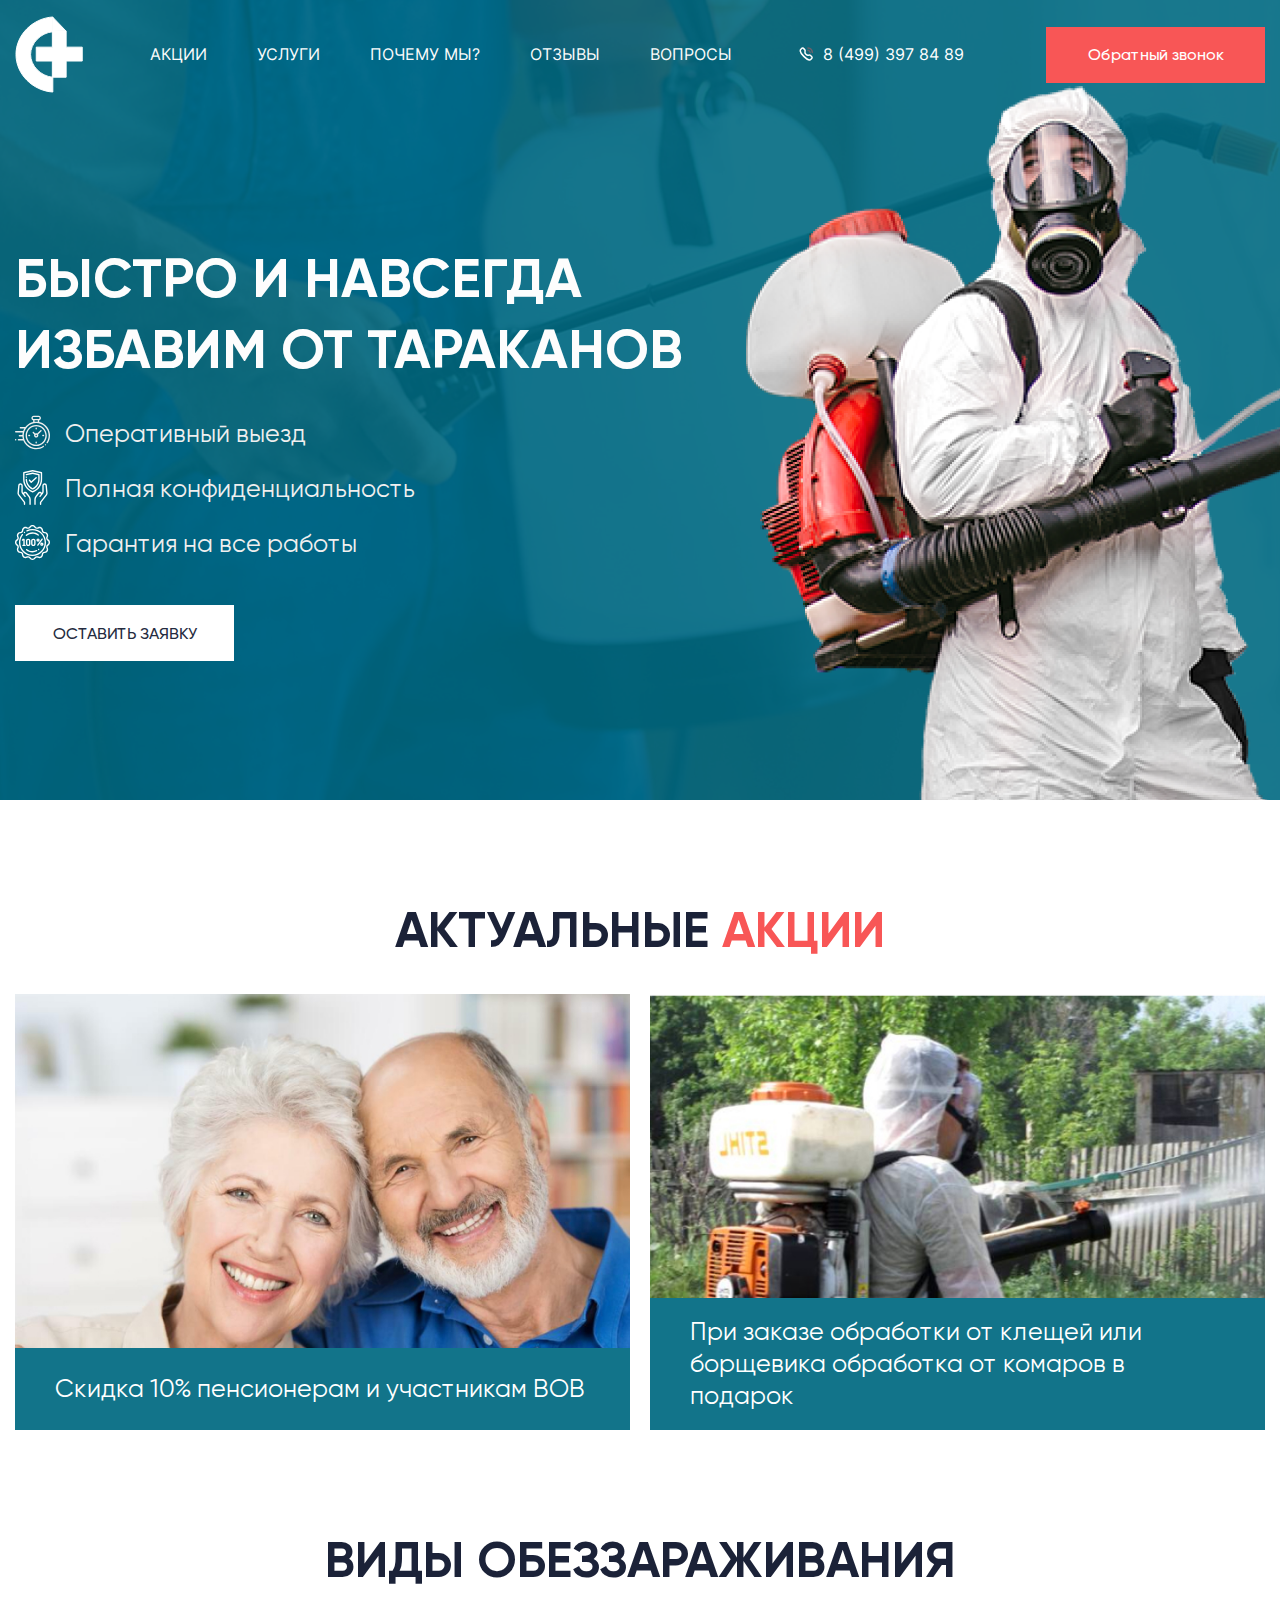
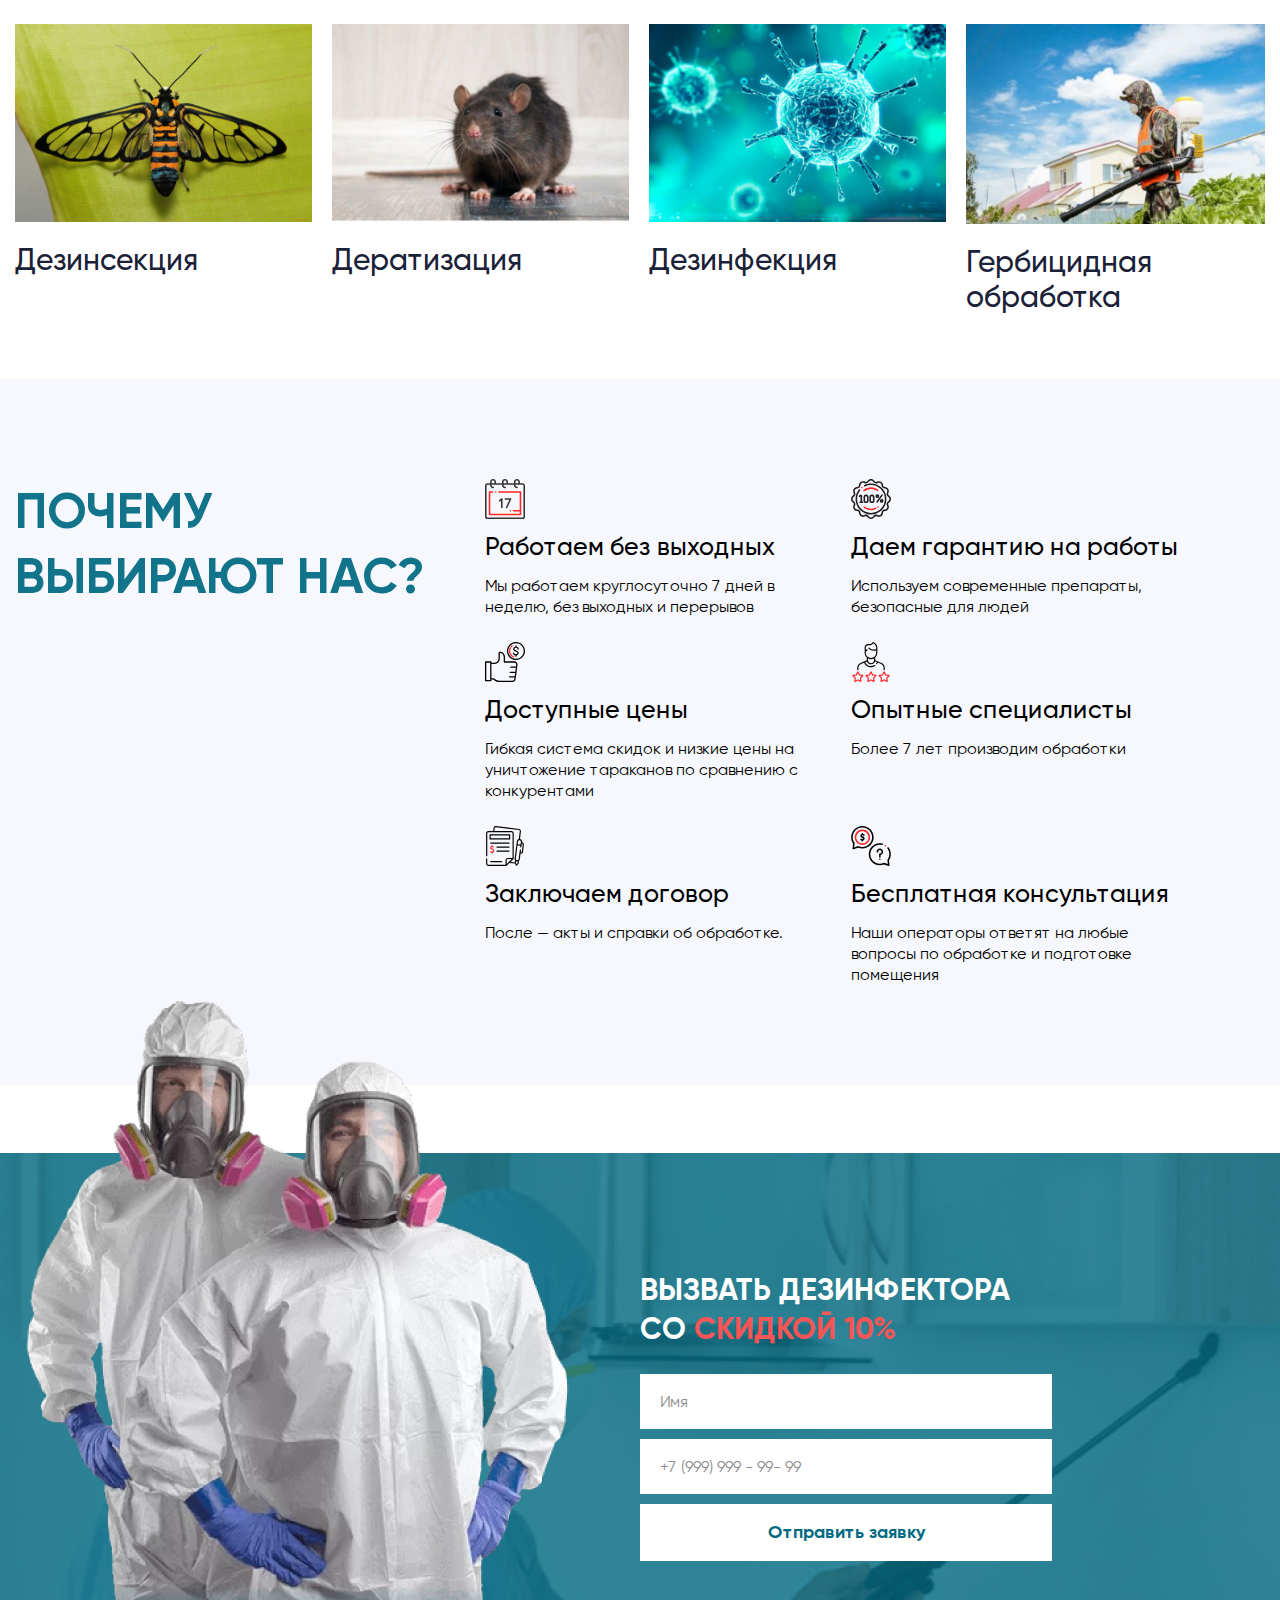
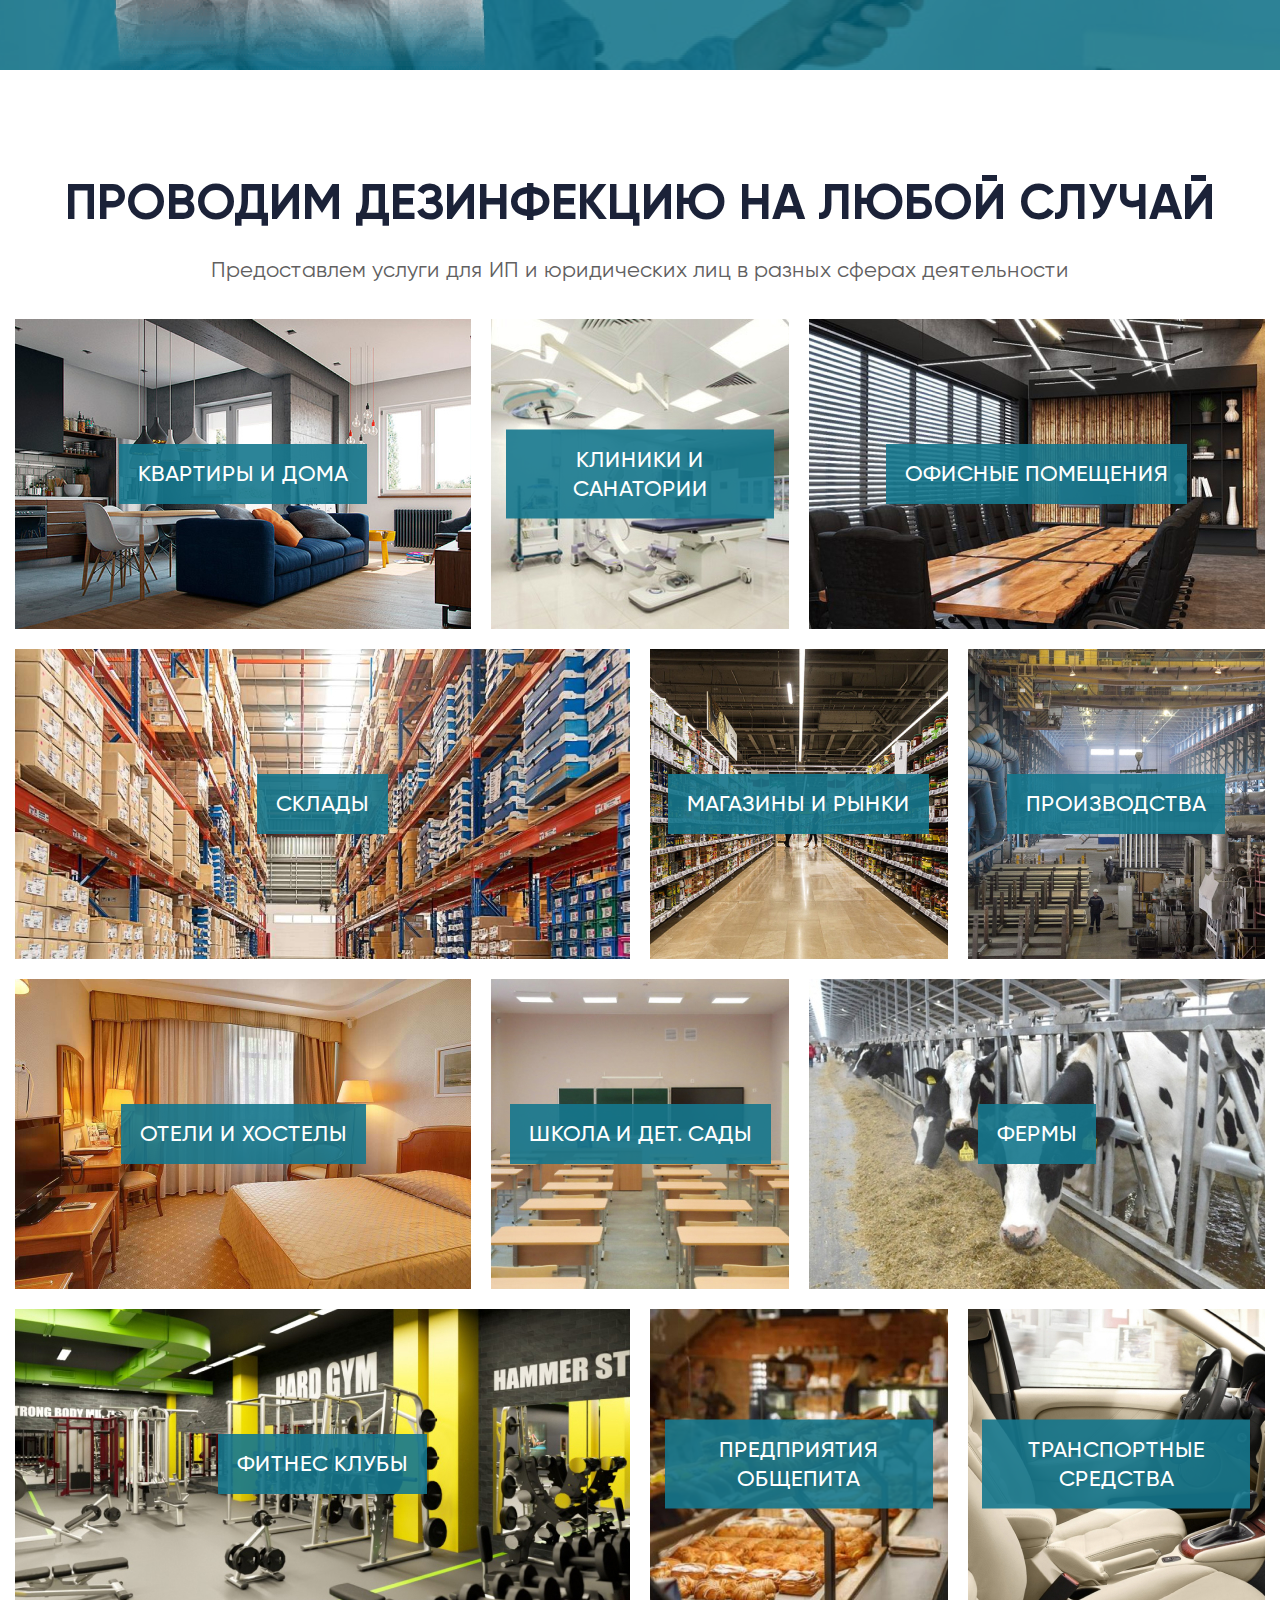
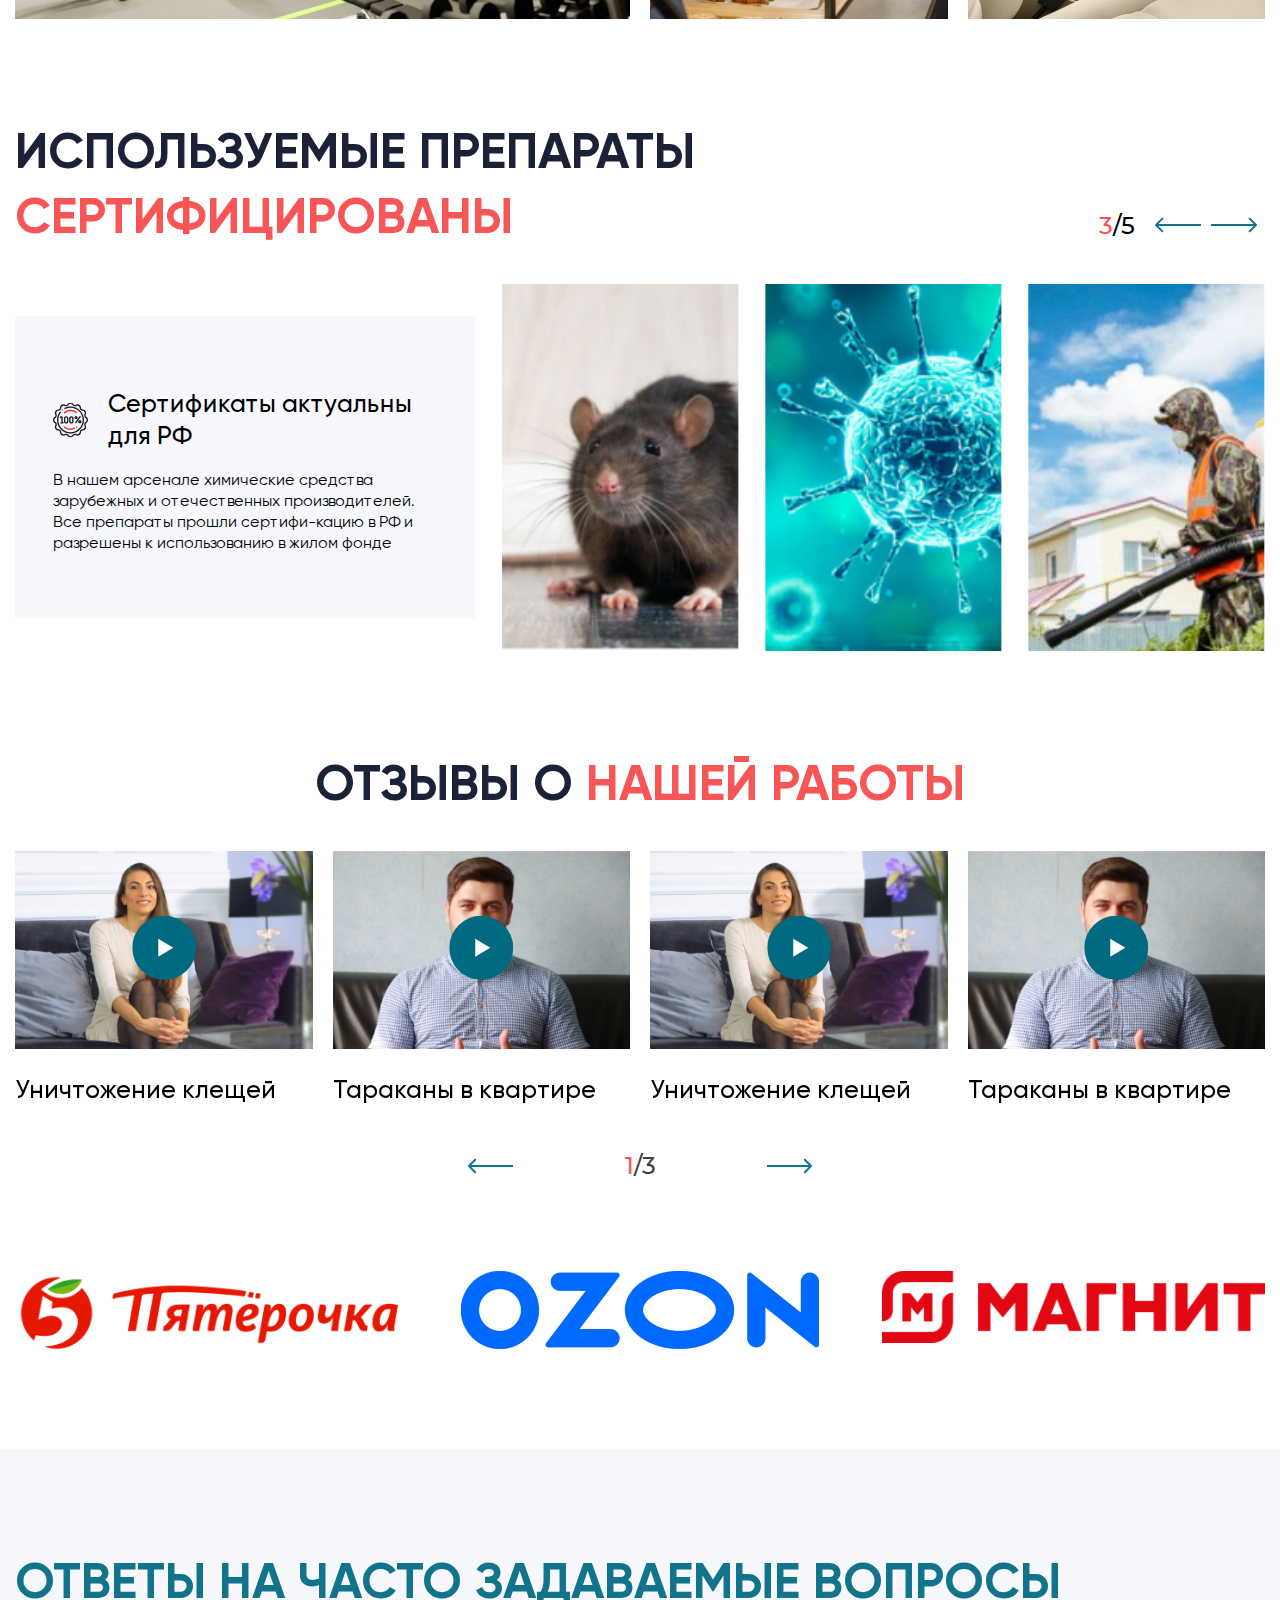
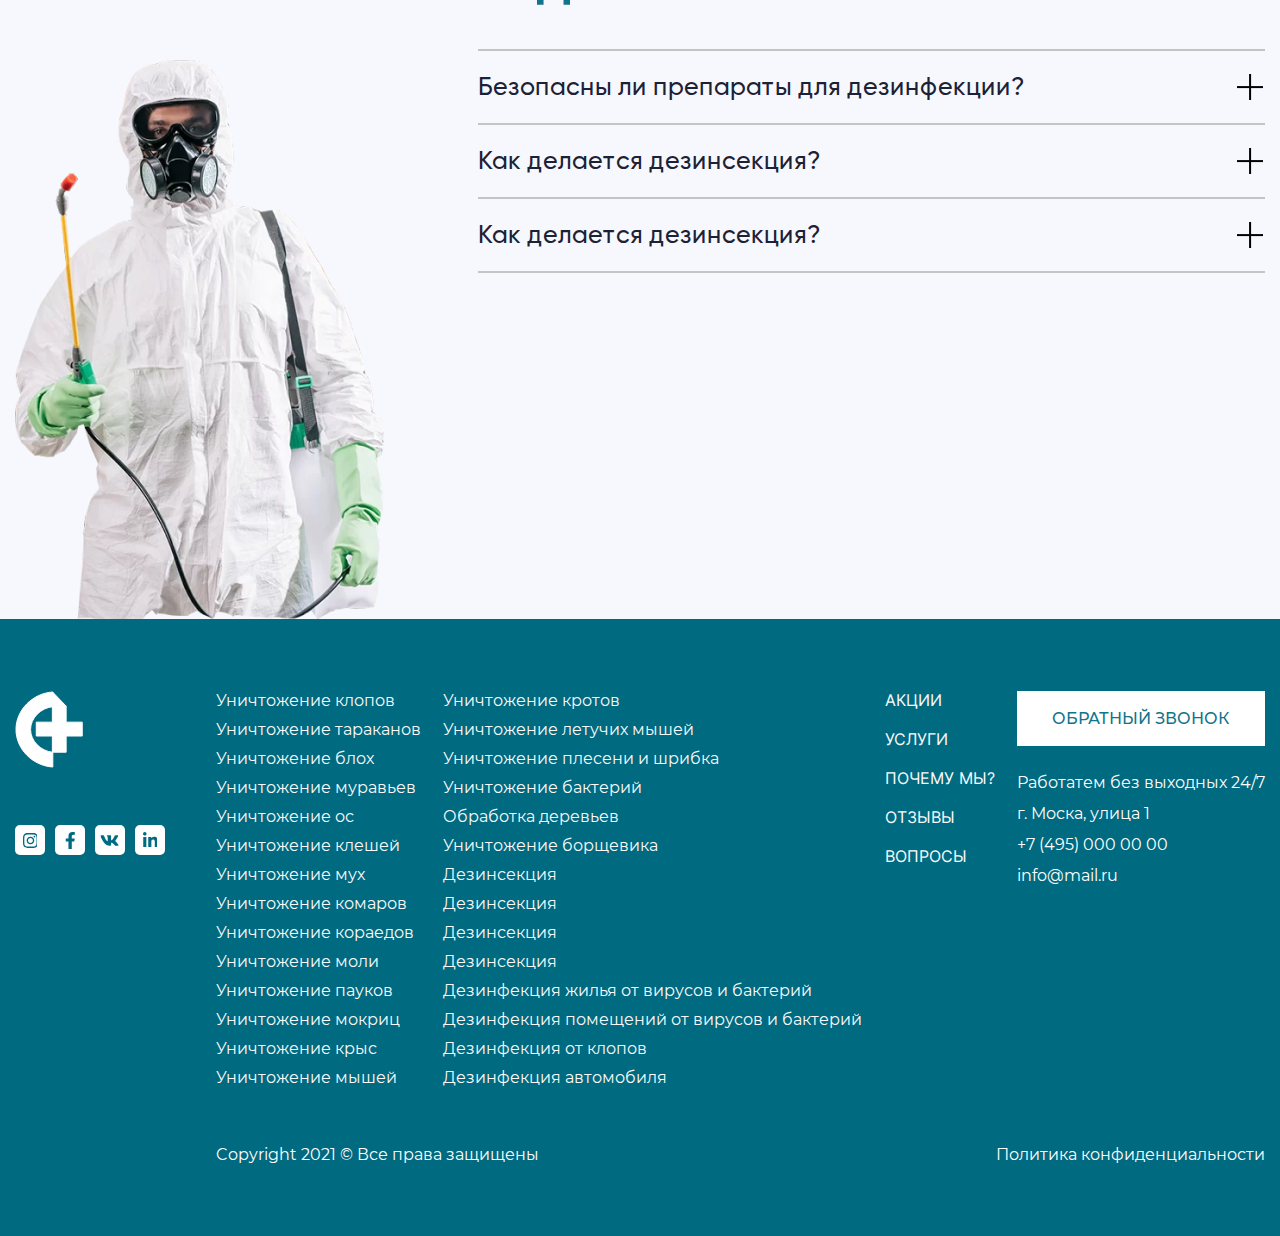
<file: index.html>
<!DOCTYPE html>
<html lang="ru">
  <head>
    <meta charset="UTF-8" />
    <meta http-equiv="X-UA-Compatible" content="IE=edge" />
    <meta name="viewport" content="width=device-width, initial-scale=1.0" />
    <link rel="stylesheet" href="app/swiper/css/swiper-bundle.min.css" />
    <link href="css/style.min.css" rel="stylesheet" />
    <title>Избавление от вредителей</title>
  </head>
  <body class="page">
    <div class="page__header">
      <div class="page__inner">
        <header class="header">
          <div class="menu header__menu">
            <div class="menu__logo">
              <div class="logo">
                <a href="/" class="logo__link">
                  <svg class="logo__img" width="70" height="79" viewBox="0 0 70 79" fill="none" xmlns="http://www.w3.org/2000/svg">
                    <path d="M52.4857 15.3518H38.3306V31.9507H21.8163V46.2048H38.3306V62.8036H52.4857V46.2048H69V31.9507H52.4857V15.3518Z" fill="white" />
                    <path
                      d="M38.8024 1C18.6057 2.20973 1 18.9841 1 39.4998C1 60.0155 18.6057 76.7902 38.8024 78V62.8683C26.0838 61.6759 15.9878 50.8835 15.9878 39.4998C15.9878 28.1163 26.0837 17.3241 38.8024 16.1317V1Z"
                      fill="white"
                    />
                    <path d="M38.8024 15.3518L38.969 1.43314L52.1249 15.1841L38.8024 15.3518Z" fill="white" />
                    <path d="M52.4857 15.3518H38.3306V31.9507H21.8163V46.2048H38.3306V62.8036H52.4857V46.2048H69V31.9507H52.4857V15.3518Z" stroke="white" />
                    <path
                      d="M38.8024 1C18.6057 2.20973 1 18.9841 1 39.4998C1 60.0155 18.6057 76.7902 38.8024 78V62.8683C26.0838 61.6759 15.9878 50.8835 15.9878 39.4998C15.9878 28.1163 26.0837 17.3241 38.8024 16.1317V1Z"
                      stroke="white"
                    />
                    <path d="M38.8024 15.3518L38.969 1.43314L52.1249 15.1841L38.8024 15.3518Z" stroke="white" />
                  </svg>
                </a>
              </div>
            </div>
            <div class="menu__navbar">
              <nav class="navbar">
                <ul class="navbar__list">
                  <li class="navbar__item">
                    <a href="#" class="navbar__link">Акции</a>
                  </li>
                  <li class="navbar__item">
                    <a href="#" class="navbar__link">Услуги</a>
                  </li>
                  <li class="navbar__item">
                    <a href="#" class="navbar__link">Почему мы?</a>
                  </li>
                  <li class="navbar__item">
                    <a href="#" class="navbar__link">Отзывы</a>
                  </li>
                  <li class="navbar__item">
                    <a href="#" class="navbar__link">Вопросы</a>
                  </li>
                </ul>
              </nav>
            </div>
            <div class="menu__feedback">
              <div class="feedback">
                <div class="feedback__telephone">
                  <div class="telephone">
                    <a href="tel:+74993978489" class="telephone__link">8 (499) 397 84 89</a>
                  </div>
                </div>
                <div class="feedback__back-call">
                  <div class="back-call">
                    <button class="button button_location_menu button_theme_attractive back-call__button">Обратный звонок</button>
                  </div>
                </div>
              </div>
            </div>
          </div>
          <div class="offer header__offer">
            <img src="img/image_1.png" alt="" class="offer__img" />
            <h1 class="title title_size_xl title_theme_main">
              Быстро и навсегда<br />
              избавим от тараканов
            </h1>
            <div class="offer__list">
              <ul class="benefits">
                <li class="benefits__item">
                  <svg class="benefits__img" width="35" height="35" viewBox="0 0 35 35" fill="none" xmlns="http://www.w3.org/2000/svg">
                    <g clip-path="url(#clip0)">
                      <path
                        d="M34.9325 19.1166C34.6183 15.9558 33.2062 12.9759 30.9561 10.7258C29.0333 8.80302 26.6798 7.5674 24.2034 7.01799V5.28109C25.2148 5.02945 25.9666 4.1139 25.9666 3.02567C25.9666 1.74405 24.924 0.701416 23.6424 0.701416H18.7204C17.4388 0.701416 16.3962 1.74405 16.3962 3.02567C16.3962 4.11383 17.148 5.02938 18.1594 5.28109V7.02284C15.6906 7.57458 13.3448 8.80849 11.4275 10.7259C11.0079 11.1455 10.621 11.5856 10.2668 12.0431C10.2496 12.0418 10.2325 12.0405 10.215 12.0405H5.34353C4.96604 12.0405 4.65993 12.3465 4.65993 12.7241C4.65993 13.1017 4.96604 13.4077 5.34353 13.4077H9.3366C8.83538 14.2468 8.43123 15.1281 8.12361 16.0352H0.683604C0.306118 16.0352 0 16.3413 0 16.7188C0 17.0964 0.306118 17.4024 0.683604 17.4024H7.73731C7.54029 18.2672 7.42723 19.1474 7.39804 20.03H4.37507C3.99758 20.03 3.69146 20.336 3.69146 20.7136C3.69146 21.0911 3.99758 21.3972 4.37507 21.3972H7.41984C7.47754 22.2821 7.6198 23.1623 7.84668 24.0248H3.41802C3.04054 24.0248 2.73442 24.3308 2.73442 24.7084C2.73442 25.0859 3.04054 25.392 3.41802 25.392H8.28296C8.95358 27.166 10.0016 28.8287 11.4275 30.2546C13.6797 32.5068 16.6627 33.9193 19.8268 34.2319C20.2784 34.2764 20.7303 34.2985 21.1816 34.2985C23.8492 34.2985 26.4828 33.5265 28.7175 32.0713C29.0339 31.8652 29.1234 31.4417 28.9174 31.1254C28.7113 30.809 28.2878 30.7195 27.9715 30.9255C23.0798 34.1109 16.5286 33.4222 12.3942 29.2878C7.54323 24.4368 7.54323 16.5437 12.3942 11.6927C17.2452 6.84176 25.1383 6.84176 29.9893 11.6927C34.1182 15.8217 34.8107 22.3672 31.6358 27.2565C31.4302 27.5732 31.5202 27.9966 31.8368 28.2021C32.1536 28.4078 32.5769 28.3177 32.7825 28.0011C34.4788 25.3887 35.2423 22.2335 34.9325 19.1166ZM17.7634 3.02574C17.7634 2.498 18.1927 2.06869 18.7204 2.06869H23.6424C24.1701 2.06869 24.5994 2.498 24.5994 3.02574C24.5994 3.55348 24.1701 3.98279 23.6424 3.98279H23.5198H18.843H18.7204C18.1927 3.98279 17.7634 3.55341 17.7634 3.02574ZM19.5266 6.78782V5.34999H22.8361V6.78536C21.7372 6.65465 20.6254 6.65547 19.5266 6.78782Z"
                        fill="#EFEFEF"
                      />
                      <path
                        d="M30.4731 29.0874C30.2927 29.0874 30.117 29.1605 29.9899 29.2877C29.8621 29.4148 29.7896 29.5912 29.7896 29.771C29.7896 29.9508 29.8621 30.1271 29.9899 30.2543C30.117 30.3821 30.2927 30.4546 30.4731 30.4546C30.6529 30.4546 30.8286 30.3821 30.9564 30.2543C31.0836 30.1271 31.1567 29.9508 31.1567 29.771C31.1567 29.5912 31.0836 29.4148 30.9564 29.2877C30.8286 29.1605 30.6529 29.0874 30.4731 29.0874Z"
                        fill="#C5C5C5"
                      />
                      <path
                        d="M21.1916 9.8855C15.3442 9.8855 10.5869 14.6427 10.5869 20.4902C10.5869 26.3377 15.3442 31.0949 21.1916 31.0949C27.039 31.0949 31.7963 26.3377 31.7963 20.4902C31.7963 14.6427 27.039 9.8855 21.1916 9.8855ZM21.1916 29.7277C16.098 29.7277 11.9541 25.5837 11.9541 20.4902C11.9541 15.3966 16.098 11.2527 21.1916 11.2527C26.2852 11.2527 30.4291 15.3966 30.4291 20.4902C30.4291 25.5837 26.2852 29.7277 21.1916 29.7277Z"
                        fill="#EFEFEF"
                      />
                      <path
                        d="M25.5162 15.1992L22.1303 18.5851C21.8472 18.4451 21.5287 18.366 21.192 18.366C20.8552 18.366 20.5368 18.4451 20.2537 18.5851L18.7383 17.0697C18.4713 16.8028 18.0386 16.8028 17.7715 17.0697C17.5046 17.3367 17.5046 17.7695 17.7715 18.0365L19.2868 19.5518C19.1468 19.835 19.0678 20.1535 19.0678 20.4901C19.0678 21.6614 20.0206 22.6144 21.192 22.6144C22.3633 22.6144 23.3162 21.6614 23.3162 20.4901C23.3162 20.1535 23.2371 19.835 23.0971 19.5518L26.3836 16.2653L26.483 16.166C26.7499 15.899 26.7499 15.4662 26.483 15.1992C26.216 14.9323 25.7833 14.9323 25.5162 15.1992ZM21.192 21.2472C20.7746 21.2472 20.435 20.9076 20.435 20.4902C20.435 20.0728 20.7746 19.7332 21.192 19.7332C21.6094 19.7332 21.949 20.0728 21.949 20.4902C21.949 20.9076 21.6094 21.2472 21.192 21.2472Z"
                        fill="#EFEFEF"
                      />
                      <path
                        d="M28.5005 19.8147H27.8672C27.4897 19.8147 27.1836 20.1207 27.1836 20.4983C27.1836 20.8758 27.4897 21.1819 27.8672 21.1819H28.5005C28.878 21.1819 29.1841 20.8758 29.1841 20.4983C29.1841 20.1207 28.878 19.8147 28.5005 19.8147Z"
                        fill="#EFEFEF"
                      />
                      <path
                        d="M14.5161 19.7981H13.8828C13.5053 19.7981 13.1992 20.1041 13.1992 20.4817C13.1992 20.8592 13.5053 21.1653 13.8828 21.1653H14.5161C14.8936 21.1653 15.1997 20.8592 15.1997 20.4817C15.1997 20.1041 14.8936 19.7981 14.5161 19.7981Z"
                        fill="#EFEFEF"
                      />
                      <path
                        d="M21.2002 14.4978C21.5777 14.4978 21.8838 14.1917 21.8838 13.8142V13.1809C21.8838 12.8034 21.5777 12.4973 21.2002 12.4973C20.8227 12.4973 20.5166 12.8034 20.5166 13.1809V13.8142C20.5166 14.1917 20.8227 14.4978 21.2002 14.4978Z"
                        fill="#EFEFEF"
                      />
                      <path
                        d="M21.1836 26.4824C20.8061 26.4824 20.5 26.7885 20.5 27.166V27.7993C20.5 28.1768 20.8061 28.4829 21.1836 28.4829C21.5611 28.4829 21.8672 28.1768 21.8672 27.7993V27.166C21.8672 26.7885 21.5611 26.4824 21.1836 26.4824Z"
                        fill="#EFEFEF"
                      />
                      <path
                        d="M0.683594 24.0244C0.503809 24.0244 0.327441 24.0976 0.200293 24.2247C0.0731445 24.3519 0 24.5282 0 24.708C0 24.8885 0.0730762 25.0642 0.200293 25.1913C0.32751 25.3185 0.503809 25.3916 0.683594 25.3916C0.863379 25.3916 1.03975 25.3185 1.16683 25.1913C1.29397 25.0642 1.36719 24.8878 1.36719 24.708C1.36719 24.5282 1.29404 24.3519 1.16683 24.2247C1.03975 24.0976 0.863379 24.0244 0.683594 24.0244Z"
                        fill="#EFEFEF"
                      />
                    </g>
                    <defs>
                      <clipPath id="clip0">
                        <rect width="35" height="35" fill="white" />
                      </clipPath>
                    </defs>
                  </svg>
                  <div class="benefits__text">Оперативный выезд</div>
                </li>
                <li class="benefits__item">
                  <svg class="benefits__img" width="35" height="35" viewBox="0 0 35 35" fill="none" xmlns="http://www.w3.org/2000/svg">
                    <g clip-path="url(#clip0)">
                      <path
                        d="M24.5974 17.2196C26.2655 14.8379 27.1472 12.0421 27.1472 9.13445V2.65151C27.1472 2.33134 26.9248 2.0539 26.6124 1.9842L17.7854 0.0164662C17.6874 -0.0051632 17.586 -0.0051632 17.488 0.0164662L8.66132 1.9842C8.34863 2.0539 8.12646 2.33134 8.12646 2.65151V9.13445C8.12646 12.0421 9.0082 14.8379 10.6763 17.2193C12.3445 19.6009 14.6705 21.385 17.4033 22.3788C17.4786 22.4061 17.5579 22.42 17.6367 22.42C17.7158 22.42 17.7951 22.4061 17.8704 22.3788C20.6031 21.3852 22.9292 19.6009 24.5974 17.2196ZM17.6367 21.0063C15.2703 20.0939 13.2545 18.5173 11.7962 16.435C10.2899 14.2846 9.49365 11.7601 9.49365 9.13445V3.19946L17.6367 1.38419L25.78 3.19946V9.13445C25.78 11.7599 24.9838 14.2844 23.4774 16.435C22.0189 18.5173 20.0031 20.0939 17.6367 21.0063Z"
                        fill="white"
                      />
                      <path
                        d="M24.6171 4.67934C24.6171 4.35891 24.3949 4.08173 24.0822 4.01204L17.7857 2.60826C17.6877 2.58663 17.5859 2.58663 17.4879 2.60826L11.1911 4.01204C10.8226 4.09428 10.5906 4.45958 10.6728 4.82808C10.7548 5.19658 11.1204 5.42863 11.4886 5.34638L17.6367 3.97599L23.2499 5.22729V9.13419C23.2499 11.2378 22.612 13.2603 21.4053 14.9835C20.4357 16.3677 19.1374 17.4893 17.6367 18.2431C16.136 17.4895 14.8379 16.3677 13.8684 14.9835C12.8245 13.4932 12.1976 11.7511 12.0555 9.94596C12.0435 9.79535 12.0349 9.64315 12.0299 9.49308C12.0168 9.1155 11.6982 8.82043 11.323 8.83325C10.9457 8.84633 10.6504 9.16276 10.6635 9.54007C10.6693 9.71017 10.679 9.88294 10.6923 10.0533C10.8536 12.1017 11.5647 14.0777 12.7484 15.7677C13.9178 17.4369 15.5087 18.7699 17.3496 19.6223C17.4407 19.6645 17.5389 19.6856 17.6369 19.6856C17.7349 19.6856 17.8329 19.6645 17.924 19.6223C19.7652 18.7697 21.3561 17.4369 22.5252 15.7677C23.8937 13.8139 24.6173 11.5198 24.6173 9.13419V4.67934H24.6171Z"
                        fill="white"
                      />
                      <path
                        d="M15.6891 12.6827C15.8087 12.8242 15.9804 12.911 16.1655 12.9233C16.1807 12.9244 16.1959 12.9249 16.2112 12.9249C16.3799 12.9249 16.5436 12.8624 16.6696 12.7484L21.6257 8.26445C21.9055 8.01131 21.9272 7.57899 21.674 7.29887C21.4206 7.01903 20.9883 6.9974 20.7085 7.25054L16.2766 11.26L15.0117 9.76382C14.7681 9.4757 14.3366 9.43938 14.0485 9.68318C13.7601 9.92698 13.724 10.3582 13.9676 10.6466L15.6891 12.6827Z"
                        fill="white"
                      />
                      <path
                        d="M11.8804 22.6238C11.5201 22.1501 10.9965 21.8489 10.4061 21.7752C9.81569 21.7018 9.2341 21.8649 8.7684 22.2353C8.5505 22.4086 8.37453 22.6164 8.24182 22.8452L8.04101 22.5835C7.86264 22.3515 7.76464 22.0625 7.76464 21.7699V15.6028C7.76464 14.343 6.73951 13.3179 5.47967 13.3179C4.29459 13.3179 3.31673 14.2076 3.20484 15.3871L2.47318 23.1034C2.40883 23.7793 2.59949 24.4498 3.01205 24.9945L8.82261 32.5605V34.3165C8.82261 34.6941 9.12862 35.0001 9.5062 35.0001C9.88351 35.0001 10.1898 34.6941 10.1898 34.3165V32.3282C10.1898 32.1776 10.1399 32.0313 10.0483 31.9119L4.09913 24.1654C3.89645 23.8978 3.80246 23.5665 3.83423 23.2324L4.56616 15.5163C4.61102 15.0423 5.00382 14.6851 5.47967 14.6851C5.98595 14.6851 6.39745 15.0968 6.39745 15.6028V21.7699C6.39745 22.3622 6.59612 22.9467 6.95687 23.4161L8.38788 25.2797C8.39002 25.2827 8.39215 25.2856 8.39429 25.2885L9.54892 26.7922C9.7791 27.0915 10.2082 27.1479 10.5076 26.9179C10.8069 26.688 10.8632 26.2589 10.6333 25.9593L9.47496 24.4509C9.20659 24.0957 9.27068 23.583 9.61995 23.3053C9.79539 23.1656 10.0146 23.1042 10.2371 23.1317C10.4595 23.1595 10.6568 23.2733 10.7925 23.4516L13.5522 27.0784C14.0954 27.7922 14.3944 28.6793 14.3944 29.5762V34.3165C14.3944 34.6941 14.7005 35.0001 15.078 35.0001C15.4556 35.0001 15.7616 34.6941 15.7616 34.3165V29.5762C15.7616 28.3821 15.3635 27.201 14.6404 26.2506L11.8804 22.6238Z"
                        fill="white"
                      />
                      <path
                        d="M32.609 23.1034L31.8771 15.3871C31.7652 14.2076 30.7871 13.3179 29.6023 13.3179C28.3424 13.3179 27.3173 14.343 27.3173 15.6028V21.7699C27.3173 22.0625 27.219 22.3515 27.0409 22.5835L26.8399 22.8452C26.7074 22.6166 26.5314 22.4089 26.3135 22.2353C25.8478 21.8649 25.2663 21.7018 24.6759 21.7752C24.0854 21.8489 23.5618 22.1501 23.2016 22.6238L20.4418 26.2506C19.7187 27.201 19.3203 28.3821 19.3203 29.5765V34.3165C19.3203 34.6941 19.6266 35.0001 20.0039 35.0001C20.3815 35.0001 20.6875 34.6941 20.6875 34.3165V29.5762C20.6875 28.6793 20.9866 27.7922 21.5297 27.0784L24.2895 23.4516C24.4254 23.2733 24.6227 23.1598 24.8451 23.1317C25.0676 23.1042 25.2868 23.1656 25.4623 23.3053C25.8113 23.583 25.8756 24.0957 25.607 24.4509L24.4489 25.9593C24.219 26.2589 24.2753 26.688 24.5746 26.9179C24.874 27.1479 25.3031 27.0915 25.5333 26.7922L26.6876 25.2885C26.6898 25.2859 26.6917 25.2832 26.6938 25.2805L28.1253 23.4164C28.4858 22.9467 28.6845 22.3622 28.6845 21.7699V15.6028C28.6845 15.0968 29.0963 14.6851 29.6023 14.6851C30.0781 14.6851 30.4709 15.0423 30.516 15.5163L31.248 23.2324C31.2795 23.5667 31.1855 23.8978 30.9855 24.1619L25.0337 31.9119C24.9421 32.0313 24.8924 32.1779 24.8924 32.3285V34.3165C24.8924 34.6941 25.1984 35.0001 25.576 35.0001C25.9536 35.0001 26.2596 34.6941 26.2596 34.3165V32.5605L32.0726 24.9911C32.4824 24.4498 32.6731 23.7793 32.609 23.1034Z"
                        fill="white"
                      />
                      <path
                        d="M10.9606 7.66289C11.2012 7.82338 11.527 7.81323 11.7561 7.63672C11.9716 7.47063 12.0728 7.18064 12.0001 6.91735C11.9224 6.6351 11.6698 6.42788 11.3764 6.41186C11.0858 6.39611 10.8116 6.57341 10.7051 6.84338C10.5881 7.14005 10.6963 7.48505 10.9606 7.66289Z"
                        fill="white"
                      />
                    </g>
                    <defs>
                      <clipPath id="clip0">
                        <rect width="35" height="35" fill="white" />
                      </clipPath>
                    </defs>
                  </svg>
                  <div class="benefits__text">Полная конфиденциальность</div>
                </li>
                <li class="benefits__item">
                  <svg class="benefits__img" width="35" height="35" viewBox="0 0 35 35" fill="none" xmlns="http://www.w3.org/2000/svg">
                    <g clip-path="url(#clip0)">
                      <path
                        d="M33.5591 14.6234L33.1089 14.2866C32.5482 13.8669 32.3492 13.124 32.6248 12.4802L32.8464 11.9635C33.2966 10.9122 33.2269 9.7413 32.6552 8.75116C32.0833 7.76076 31.1043 7.11482 29.9687 6.97944L29.4106 6.91268C28.715 6.82963 28.1711 6.2857 28.088 5.59036L28.0215 5.03201C27.8859 3.89661 27.2399 2.91742 26.2498 2.34572C25.2594 1.77375 24.0885 1.70405 23.0375 2.15453L22.5205 2.37589C21.8767 2.65173 21.1338 2.45253 20.7141 1.89177L20.3773 1.44183C19.6922 0.526196 18.6435 0.0012207 17.4999 0.0012207C16.3562 0.0012207 15.3076 0.526196 14.6224 1.44183L14.2854 1.89177C13.8656 2.4528 13.123 2.65173 12.479 2.37589L11.9623 2.15453C10.911 1.70432 9.74007 1.77375 8.74993 2.34572C7.75953 2.91742 7.11359 3.89661 6.97821 5.03201L6.91145 5.5901C6.82841 6.2857 6.28447 6.82963 5.58887 6.91268L5.03078 6.97944C3.89539 7.11482 2.9162 7.76076 2.34449 8.75116C1.77252 9.7413 1.7031 10.9122 2.1533 11.9635L2.37467 12.4802C2.65051 13.124 2.45131 13.8669 1.89055 14.2866L1.44061 14.6234C0.525242 15.3085 0 16.3574 0 17.5008C0 18.6445 0.525242 19.6934 1.44061 20.3786L1.89082 20.7153C2.45157 21.1351 2.65051 21.8779 2.37494 22.5217L2.1533 23.0384C1.7031 24.0897 1.77279 25.2606 2.34449 26.2508C2.91647 27.2412 3.89539 27.8871 5.03105 28.0225L5.58914 28.0893C6.28474 28.1723 6.82867 28.7162 6.91172 29.4116L6.97821 29.9699C7.11386 31.1053 7.7598 32.0845 8.74993 32.6562C9.74033 33.2279 10.9112 33.2976 11.9623 32.8474L12.4792 32.626C13.123 32.3502 13.8659 32.5494 14.2857 33.1102L14.6224 33.5601C15.3076 34.4757 16.3565 35.001 17.5001 35.001C18.6435 35.001 19.6924 34.4757 20.3776 33.5601L20.7143 33.1102C21.1341 32.5494 21.8767 32.3502 22.521 32.6263L23.0377 32.8474C24.0887 33.2976 25.2597 33.2282 26.2501 32.6565C27.2402 32.0845 27.8861 31.1053 28.0218 29.9699L28.0883 29.4118C28.1713 28.7162 28.7153 28.1723 29.4109 28.0893L29.9689 28.0228C31.1043 27.8871 32.0838 27.2412 32.6555 26.251C33.2272 25.2606 33.2969 24.0897 32.8464 23.0384L32.6253 22.522C32.3495 21.8779 32.5484 21.1351 33.1094 20.7153L33.5594 20.3786C34.475 19.6934 35 18.6445 35 17.5011C34.9997 16.3574 34.4745 15.3085 33.5591 14.6234ZM32.7399 19.284L32.2899 19.6208C31.2221 20.4197 30.8429 21.8341 31.3684 23.0603L31.5895 23.5768C31.8686 24.228 31.8253 24.9536 31.4712 25.5672C31.1169 26.1811 30.5102 26.5811 29.8066 26.6652L29.2485 26.7317C27.9241 26.8898 26.8888 27.9253 26.7307 29.2498L26.664 29.8078C26.5798 30.5115 26.1798 31.1181 25.5662 31.4725C24.9526 31.8266 24.2271 31.8698 23.5758 31.5908L23.0591 31.3694C21.8329 30.8442 20.4187 31.2234 19.6195 32.2912L19.2828 32.7411C18.8582 33.3083 18.2083 33.6338 17.4999 33.6338C16.7912 33.6338 16.1412 33.3083 15.7167 32.7411L15.3799 32.2912C14.8216 31.5448 13.9628 31.135 13.0779 31.135C12.6963 31.135 12.3099 31.2113 11.9406 31.3694L11.4239 31.5908C10.7724 31.8698 10.0471 31.8266 9.43325 31.4725C8.81962 31.1181 8.41962 30.5115 8.33551 29.8078L8.26902 29.2498C8.11067 27.9253 7.07541 26.89 5.75095 26.732L5.19287 26.6652C4.48925 26.5811 3.88257 26.1811 3.52822 25.5675C3.17415 24.9538 3.13089 24.2283 3.40993 23.577L3.6313 23.0603C4.15654 21.8344 3.77736 20.42 2.70979 19.6208L2.25958 19.284C1.69242 18.8595 1.36718 18.2095 1.36718 17.5008C1.36718 16.7924 1.69242 16.1425 2.25985 15.7179L2.70979 15.3812C3.77763 14.582 4.15681 13.1675 3.6313 11.9416L3.4102 11.4249C3.13116 10.7736 3.17441 10.0481 3.52849 9.43448C3.88284 8.82086 4.48952 8.42085 5.19314 8.33673L5.75122 8.26998C7.07567 8.1119 8.11094 7.07663 8.26902 5.75218L8.33577 5.19409C8.41989 4.49048 8.81989 3.88379 9.43352 3.52945C10.0471 3.1751 10.7727 3.13211 11.4239 3.41116L11.9406 3.63225C13.1666 4.1575 14.581 3.77858 15.3802 2.71074L15.7169 2.2608C16.1415 1.69364 16.7914 1.36813 17.4999 1.36813C18.2083 1.36813 18.8582 1.69364 19.2828 2.2608L19.6198 2.71101C20.4187 3.77885 21.8334 4.15776 23.0591 3.63252L23.5758 3.41116C24.2271 3.13211 24.9526 3.17537 25.5662 3.52945C26.1798 3.88379 26.5801 4.49048 26.664 5.19409L26.7307 5.75218C26.8888 7.07663 27.9243 8.1119 29.2485 8.26998L29.8066 8.33673C30.5102 8.42085 31.1169 8.82086 31.4712 9.43448C31.8256 10.0481 31.8686 10.7736 31.5898 11.4249L31.3684 11.9416C30.8432 13.1678 31.2221 14.582 32.2899 15.3812L32.7399 15.7179C33.3073 16.1425 33.6325 16.7924 33.6325 17.5011C33.6325 18.2095 33.3073 18.8595 32.7399 19.284Z"
                        fill="white"
                      />
                      <path
                        d="M17.4999 3.97339C15.4377 3.97339 13.4574 4.42573 11.6144 5.31787C11.2745 5.48236 11.1324 5.89117 11.2966 6.23083C11.4611 6.57076 11.8702 6.71282 12.2099 6.54833C13.8657 5.74698 15.6454 5.34057 17.4999 5.34057C24.2047 5.34057 29.6595 10.7954 29.6595 17.5004C29.6595 24.2052 24.2047 29.66 17.4999 29.66C10.7949 29.66 5.34005 24.2052 5.34005 17.5004C5.34005 14.7541 6.23326 12.1628 7.92327 10.0066C8.15612 9.70939 8.10405 9.27974 7.80685 9.04663C7.50965 8.81378 7.08 8.86612 6.84715 9.16305C4.96702 11.5626 3.97314 14.4454 3.97314 17.5004C3.97314 24.959 10.0413 31.0272 17.4999 31.0272C24.9585 31.0272 31.0267 24.959 31.0267 17.5004C31.0267 10.0416 24.9585 3.97339 17.4999 3.97339Z"
                        fill="white"
                      />
                      <path
                        d="M7.50537 14.0195L6.98466 14.6833C6.75154 14.9805 6.80362 15.4102 7.10055 15.643C7.39776 15.8762 7.82741 15.8243 8.06026 15.5271L8.34624 15.1629V19.684H7.88856C7.51098 19.684 7.20496 19.99 7.20496 20.3676C7.20496 20.7452 7.51098 21.0512 7.88856 21.0512H10.1476C10.5249 21.0512 10.8312 20.7452 10.8312 20.3676C10.8312 19.99 10.5249 19.684 10.1476 19.684H9.71343V14.4414C9.71343 14.0638 9.40715 13.7578 9.02984 13.7578H8.04317C7.83328 13.7578 7.63488 13.8542 7.50537 14.0195Z"
                        fill="white"
                      />
                      <path
                        d="M12.9985 21.0513H13.3536C14.4826 21.0513 15.4009 20.133 15.4009 19.004V15.6904C15.4009 14.5614 14.4824 13.6428 13.3536 13.6428H12.9985C11.8695 13.6428 10.9512 14.5614 10.9512 15.6904V19.004C10.9512 20.133 11.8695 21.0513 12.9985 21.0513ZM12.3184 15.6904C12.3184 15.3152 12.6236 15.01 12.9985 15.01H13.3536C13.7285 15.01 14.0338 15.3152 14.0338 15.6904V19.004C14.0338 19.3789 13.7285 19.6841 13.3536 19.6841H12.9985C12.6236 19.6841 12.3184 19.3789 12.3184 19.004V15.6904Z"
                        fill="white"
                      />
                      <path
                        d="M18.5074 21.0513C19.6364 21.0513 20.5547 20.133 20.5547 19.004V15.6904C20.5547 14.5614 19.6362 13.6428 18.5074 13.6428H18.1523C17.0233 13.6428 16.105 14.5614 16.105 15.6904V19.004C16.105 20.133 17.0233 21.0513 18.1523 21.0513H18.5074ZM17.4722 19.004V15.6904C17.4722 15.3152 17.7774 15.01 18.1523 15.01H18.5074C18.8823 15.01 19.1876 15.3152 19.1876 15.6904V19.004C19.1876 19.3789 18.8823 19.6841 18.5074 19.6841H18.1523C17.7774 19.6841 17.4722 19.3791 17.4722 19.004Z"
                        fill="white"
                      />
                      <path
                        d="M27.5347 13.5596C27.2295 13.3377 26.802 13.4053 26.5798 13.7105L22.2363 19.6837C22.0142 19.9891 22.0817 20.4167 22.3872 20.6386C22.5084 20.7267 22.6491 20.7694 22.7885 20.7694C22.9998 20.7694 23.2083 20.6717 23.3421 20.4877L27.6856 14.5145C27.9078 14.2093 27.8399 13.7818 27.5347 13.5596Z"
                        fill="white"
                      />
                      <path
                        d="M11.3427 10.9564C11.5021 10.9564 11.6623 10.9008 11.7918 10.7879C13.3721 9.4079 15.3991 8.64794 17.4998 8.64794C19.4651 8.64794 21.3185 9.28827 22.8598 10.4995C23.1568 10.7329 23.5864 10.6814 23.8198 10.3844C24.0529 10.0878 24.0014 9.65784 23.7047 9.42472C21.9199 8.02203 19.7743 7.28076 17.4998 7.28076C15.0685 7.28076 12.7219 8.16062 10.8928 9.75797C10.6084 10.0063 10.579 10.4381 10.8273 10.7225C10.9624 10.8774 11.152 10.9564 11.3427 10.9564Z"
                        fill="white"
                      />
                      <path
                        d="M11.2169 25.2365C13.0011 26.6389 15.147 27.3801 17.4215 27.3801C18.9996 27.3801 20.5105 27.0245 21.9124 26.3233C22.2499 26.1545 22.3866 25.7438 22.2178 25.406C22.0488 25.0685 21.6384 24.9318 21.3006 25.1005C20.0904 25.7062 18.7852 26.013 17.4215 26.013C15.4565 26.013 13.6028 25.3729 12.0615 24.1614C11.7648 23.9283 11.3349 23.9798 11.1018 24.2765C10.8684 24.5734 10.9199 25.0031 11.2169 25.2365Z"
                        fill="white"
                      />
                      <path
                        d="M24.2126 24.0675C24.0614 23.841 23.7784 23.7235 23.5111 23.7769C23.2275 23.8338 23.0043 24.0709 22.9666 24.358C22.9298 24.6368 23.0745 24.9174 23.3223 25.0499C23.5712 25.1831 23.8841 25.1465 24.0964 24.9604C24.3517 24.7358 24.3971 24.3497 24.2126 24.0675Z"
                        fill="white"
                      />
                      <path
                        d="M23.0522 13.4292C22.1651 13.4292 21.4434 14.1507 21.4434 15.0378C21.4434 15.9248 22.1651 16.6466 23.0522 16.6466C23.939 16.6466 24.6608 15.9248 24.6608 15.0378C24.6608 14.1507 23.939 13.4292 23.0522 13.4292ZM23.0522 15.2794C22.919 15.2794 22.8105 15.171 22.8105 15.0378C22.8105 14.9045 22.919 14.7961 23.0522 14.7961C23.1855 14.7961 23.2936 14.9045 23.2936 15.0378C23.2936 15.171 23.1855 15.2794 23.0522 15.2794Z"
                        fill="white"
                      />
                      <path
                        d="M25.2378 19.2038C25.2378 20.0909 25.9596 20.8127 26.8464 20.8127C27.7334 20.8127 28.4552 20.0909 28.4552 19.2038C28.4552 18.3167 27.7334 17.595 26.8464 17.595C25.9596 17.595 25.2378 18.3167 25.2378 19.2038ZM27.088 19.2038C27.088 19.3371 26.9799 19.4455 26.8466 19.4455C26.7134 19.4455 26.605 19.3371 26.605 19.2038C26.605 19.0706 26.7134 18.9622 26.8466 18.9622C26.9799 18.9622 27.088 19.0706 27.088 19.2038Z"
                        fill="white"
                      />
                      <path
                        d="M8.85038 7.75568C8.9604 8.01977 9.22903 8.19014 9.51475 8.17679C9.79673 8.16343 10.0445 7.97064 10.1316 7.70308C10.2194 7.43285 10.1238 7.12416 9.8974 6.95193C9.66642 6.77622 9.34385 6.76608 9.10192 6.92603C8.83222 7.10413 8.72862 7.45848 8.85038 7.75568Z"
                        fill="white"
                      />
                    </g>
                    <defs>
                      <clipPath id="clip0">
                        <rect width="35" height="35" fill="white" />
                      </clipPath>
                    </defs>
                  </svg>
                  <div class="benefits__text">Гарантия на все работы</div>
                </li>
              </ul>
            </div>
            <div class="offer__button">
              <button class="button button_location_offer button_theme_common">Оставить заявку</button>
            </div>
          </div>
        </header>
      </div>
    </div>
    <div class="page__content">
      <main class="main">
        <div class="main__inner">
          <div class="main__topical">
            <div class="topical">
              <h2 class="title title_size_l title_pos_center">Актуальные <span class="title_type_emphasis">акции</span></h2>
              <div class="topical__content">
                <div class="actual-topical">
                  <div class="actual-topical__box">
                    <img src="img/topical_1.jpg" alt="пенсионеры" class="actual-topical__img" />
                    <div class="actual-topical__description">
                      <p class="title title_size_s title_type_less actual-topical__title">Скидка 10% пенсионерам и участникам ВОВ</p>
                    </div>
                  </div>
                  <div class="actual-topical__box">
                    <img src="img/topical_2.jpg" alt="дезинфектор" class="actual-topical__img" />
                    <div class="actual-topical__description">
                      <p class="title title_size_s title_type_less actual-topical__title">При заказе обработки от клещей или борщевика обработка от комаров в подарок</p>
                    </div>
                  </div>
                </div>
              </div>
            </div>
          </div>
        </div>
        <div class="main__inner">
          <div class="main__types-disinfection">
            <div class="types-disinfection">
              <h2 class="title title_size_l title_pos_center">Виды обеззараживания</h2>
              <div class="types-disinfection__content">
                <div class="disinfection">
                  <ul class="disinfection__list">
                    <li class="disinfection__item">
                      <img src="img/disinsection_1.jpg" alt="насекомый" class="disinfection__img" />
                      <h4 class="title title_size_m title_type_middle disinfection__title">Дезинсекция</h4>
                    </li>
                    <li class="disinfection__item">
                      <img src="img/disinsection_2.jpg" alt="крыса" class="disinfection__img" />
                      <h4 class="title title_size_m title_type_middle disinfection__title">Дератизация</h4>
                    </li>
                    <li class="disinfection__item">
                      <img src="img/disinsection_3.jpg" alt="бактерии" class="disinfection__img" />
                      <h4 class="title title_size_m title_type_middle disinfection__title">Дезинфекция</h4>
                    </li>
                    <li class="disinfection__item">
                      <img src="img/disinsection_4.jpg" alt="садовые вредители" class="disinfection__img" />
                      <h4 class="title title_size_m title_type_middle disinfection__title">Гербицидная обработка</h4>
                    </li>
                  </ul>
                </div>
              </div>
            </div>
          </div>
        </div>
        <div class="main__choose-us">
          <div class="main__inner">
            <div class="choose-us">
              <h3 class="title title_theme_questions choose-us__title">Почему <br />выбирают нас?</h3>
              <ul class="benefits-company list choose-us__benefits">
                <li class="benefits-company__item">
                  <img src="img/icon_schedule.svg" alt="icon" class="benefits-company__img" />
                  <span class="title title_size_s title_type_middle benefits-company__title">Работаем без выходных</span>
                  <p class="text benefits-company__text">Мы работаем круглосуточно 7 дней в неделю, без выходных и перерывов</p>
                </li>
                <li class="benefits-company__item">
                  <img src="img/icon_guarantee.svg" alt="icon" class="benefits-company__img" />
                  <span class="title title_size_s title_type_middle benefits-company__title">Даем гарантию на работы</span>
                  <p class="text benefits-company__text">Используем современные препараты, безопасные для людей</p>
                </li>
                <li class="benefits-company__item">
                  <img src="img/icon_money.svg" alt="icon" class="benefits-company__img" />
                  <span class="title title_size_s title_type_middle benefits-company__title">Доступные цены</span>
                  <p class="text benefits-company__text">Гибкая система скидок и низкие цены на уничтожение тараканов по сравнению с конкурентами</p>
                </li>
                <li class="benefits-company__item">
                  <img src="img/icon_candidate.svg" alt="icon" class="benefits-company__img" />
                  <span class="title title_size_s title_type_middle benefits-company__title">Опытные специалисты</span>
                  <p class="text benefits-company__text">Более 7 лет производим обработки</p>
                </li>
                <li class="benefits-company__item">
                  <img src="img/icon_contract.svg" alt="icon" class="benefits-company__img" />
                  <span class="title title_size_s title_type_middle benefits-company__title">Заключаем договор</span>
                  <p class="text benefits-company__text">После — акты и справки об обработке.</p>
                </li>
                <li class="benefits-company__item">
                  <img src="img/icon_faq.svg" alt="icon" class="benefits-company__img" />
                  <span class="title title_size_s title_type_middle benefits-company__title">Бесплатная консультация</span>
                  <p class="text benefits-company__text">Наши операторы ответят на любые вопросы по обработке и подготовке помещения</p>
                </li>
              </ul>
            </div>
          </div>
        </div>
        <div class="main__call-disinfector">
          <div class="main__inner">
            <div class="call-disinfector">
              <img src="img/image_2.png" alt="обезвредители" class="call-disinfector__img" />
              <div class="call-disinfector__form">
                <form class="form-disinfector" action="https://echo.htmlacademy.ru" method="POST">
                  <h3 class="form-disinfector__title title title_size_m title_theme_call">
                    Вызвать дезинфектора со <span class="title_type_emphasis">скидкой 10%</span>
                  </h3>
                  <input class="input input_theme_call-disinfector form-disinfector__input" placeholder="Имя" type="text" name="user_name" required />
                  <input
                    class="input input_theme_call-disinfector form-disinfector__input"
                    placeholder="+7 (999) 999 - 99- 99"
                    type="tel"
                    name="user_tel"
                    required
                  />
                  <button class="button button_location_form button_theme_common">Отправить заявку</button>
                </form>
              </div>
            </div>
          </div>
        </div>
        <div class="main__inner">
          <div class="main__where-spend">
            <div class="where-spend">
              <h3 class="title title_pos_center where-spend__title">Проводим дезинфекцию на любой случай</h3>
              <p class="text text_size_m text_type_subtitle where-spend__subtitle">Предоставлем услуги для ИП и юридических лиц в разных сферах деятельности</p>
              <div class="places-cards">
                <div class="place-card">
                  <a href="#" class="place-card__link-bg"
                    ><img src="img/place-card_1.jpg" alt="фотографиея с местом для дезинфекции" class="place-card__img" />
                    <a href="" class="link link_theme_place text_size_m place-card__link"><span class="place-card__text">Квартиры и дома</span></a></a
                  >
                </div>
                <div class="place-card">
                  <a href="#" class="place-card__link-bg"
                    ><img src="img/place-card_2.jpg" alt="фотографиея с местом для дезинфекции" class="place-card__img" /><a href="" class="link link_theme_place text_size_m place-card__link"><span class="place-card__text">клиники и санатории</span></a></a
                  >
                </div>
                <div class="place-card">
                  <a href="#" class="place-card__link-bg"
                    ><img src="img/place-card_3.jpg" alt="фотографиея с местом для дезинфекции" class="place-card__img" /><a href="" class="link link_theme_place text_size_m place-card__link"><span class="place-card__text">офисные помещения</span></a></a
                  >
                </div>
                <div class="place-card">
                  <a href="#" class="place-card__link-bg"
                    ><img src="img/place-card_4.jpg" alt="фотографиея с местом для дезинфекции" class="place-card__img" /><a href="" class="link link_theme_place text_size_m place-card__link"><span class="place-card__text">склады</span></a></a
                  >
                </div>
                <div class="place-card">
                  <a href="#" class="place-card__link-bg"
                    ><img src="img/place-card_5.jpg" alt="фотографиея с местом для дезинфекции" class="place-card__img" /><a href="" class="link link_theme_place text_size_m place-card__link"><span class="place-card__text">Магазины и рынки</span></a></a
                  >
                </div>
                <div class="place-card">
                  <a href="#" class="place-card__link-bg"
                    ><img src="img/place-card_6.jpg" alt="фотографиея с местом для дезинфекции" class="place-card__img" /><a href="" class="link link_theme_place text_size_m place-card__link"><span class="place-card__text">Производства</span></a></a
                  >
                </div>
                <div class="place-card">
                  <a href="#" class="place-card__link-bg"
                    ><img src="img/place-card_7.jpg" alt="фотографиея с местом для дезинфекции" class="place-card__img" /><a href="" class="link link_theme_place text_size_m place-card__link"><span class="place-card__text">отели и хостелы</span></a></a
                  >
                </div>
                <div class="place-card">
                  <a href="#" class="place-card__link-bg"
                    ><img src="img/place-card_8.jpg" alt="фотографиея с местом для дезинфекции" class="place-card__img" /><a href="" class="link link_theme_place text_size_m place-card__link"><span class="place-card__text">Школа и дет. сады</span></a></a
                  >
                </div>
                <div class="place-card">
                  <a href="#" class="place-card__link-bg"
                    ><img src="img/place-card_9.jpg" alt="фотографиея с местом для дезинфекции" class="place-card__img" /><a href="" class="link link_theme_place text_size_m place-card__link"><span class="place-card__text">фермы</span></a></a
                  >
                </div>
                <div class="place-card">
                  <a href="#" class="place-card__link-bg"
                    ><img src="img/place-card_10.jpg" alt="фотографиея с местом для дезинфекции" class="place-card__img" /><a href="" class="link link_theme_place text_size_m place-card__link"><span class="place-card__text">фитнес клубы</span></a></a
                  >
                </div>
                <div class="place-card">
                  <a href="#" class="place-card__link-bg"
                    ><img src="img/place-card_11.jpg" alt="фотографиея с местом для дезинфекции" class="place-card__img" /><a href="" class="link link_theme_place text_size_m place-card__link"><span class="place-card__text">предприятия общепита</span></a></a
                  >
                </div>
                <div class="place-card">
                  <a href="#" class="place-card__link-bg"
                    ><img src="img/place-card_12.jpg" alt="фотографиея с местом для дезинфекции" class="place-card__img" /><a href="" class="link link_theme_place text_size_m place-card__link"><span class="place-card__text">транспортные средства</span></a></a
                  >
                </div>
              </div>
            </div>
          </div>
        </div>
        <div class="main__inner">
          <div class="main__certificates">
            <div class="certificates">
              <h3 class="title certificates__title">Используемые препараты <br /><span class="title_type_emphasis">сертифицированы</span></h3>
              <div class="certificates__inner">
                <div class="info-certificates certificates__info">
                  <span class="title title_size_s title_type_middle info-certificates__title">Сертификаты актуальны для РФ</span>
                  <p class="text info-certificates__text">
                    В нашем арсенале химические средства зарубежных и отечественных производителей. Все препараты прошли сертифи-кацию в РФ и разрешены к
                    использованию в жилом фонде
                  </p>
                </div>
                <div class="certificates__slider">
                  <!-- Slider main container -->
                  <div class="slider-certificates swiper">
                    <!-- Additional required wrapper -->
                    <div class="slider-certificates__wrapper swiper-wrapper">
                      <!-- Slides -->
                      <div class="slider-certificates__slide swiper-slide">
                        <img class="swiper-lazy slider-certificates__img" data-src="img/certificate.png" src="img/clock.svg" alt="certificate" />
                        <div class="swiper-lazy-preloader"></div>
                      </div>
                      <div class="slider-certificates__slide swiper-slide">
                        <img class="swiper-lazy slider-certificates__img" data-src="img/disinsection_1.jpg" src="img/clock.svg" alt="certificate" />
                        <div class="swiper-lazy-preloader"></div>
                      </div>
                      <div class="slider-certificates__slide swiper-slide">
                        <img class="swiper-lazy slider-certificates__img" data-src="img/disinsection_2.jpg" src="img/clock.svg" alt="certificate" />
                        <div class="swiper-lazy-preloader"></div>
                      </div>
                      <div class="slider-certificates__slide swiper-slide">
                        <img class="swiper-lazy slider-certificates__img" data-src="img/disinsection_3.jpg" src="img/clock.svg" alt="certificate" />
                        <div class="swiper-lazy-preloader"></div>
                      </div>
                      <div class="slider-certificates__slide swiper-slide">
                        <img class="swiper-lazy slider-certificates__img" data-src="img/disinsection_4.jpg" src="img/clock.svg" alt="certificate" />
                        <div class="swiper-lazy-preloader"></div>
                      </div>
                    </div>

                    <!-- If we need navigation buttons -->

                    <!-- If we need scrollbar -->
                    <!-- <div class="swiper-scrollbar"></div> -->
                  </div>
                  <div class="slider-navigation">
                    <div class="slider-navigation__pagination slider-navigation__text"></div>
                    <div class="slider-navigation__button slider-navigation__button_prev">
                      <svg class="slider-navigation__button-img" width="46" height="16" viewBox="0 0 46 16" fill="none" xmlns="http://www.w3.org/2000/svg">
                        <path
                          d="M0.292892 8.70711C-0.0976295 8.31658 -0.0976295 7.68342 0.292892 7.29289L6.65685 0.928932C7.04738 0.538408 7.68054 0.538408 8.07107 0.928932C8.46159 1.31946 8.46159 1.95262 8.07107 2.34315L2.41422 8L8.07107 13.6569C8.46159 14.0474 8.46159 14.6805 8.07107 15.0711C7.68054 15.4616 7.04738 15.4616 6.65685 15.0711L0.292892 8.70711ZM46 9H1V7H46V9Z"
                          fill="#12748A"
                        />
                      </svg>
                    </div>

                    <div class="slider-navigation__button slider-navigation__button_next">
                      <svg class="slider-navigation__button-img" width="46" height="16" viewBox="0 0 46 16" fill="none" xmlns="http://www.w3.org/2000/svg">
                        <path
                          d="M45.7071 8.70711C46.0976 8.31658 46.0976 7.68342 45.7071 7.29289L39.3431 0.928932C38.9526 0.538408 38.3195 0.538408 37.9289 0.928932C37.5384 1.31946 37.5384 1.95262 37.9289 2.34315L43.5858 8L37.9289 13.6569C37.5384 14.0474 37.5384 14.6805 37.9289 15.0711C38.3195 15.4616 38.9526 15.4616 39.3431 15.0711L45.7071 8.70711ZM0 9H45V7H0V9Z"
                          fill="#12748A"
                        />
                      </svg>
                    </div>
                  </div>
                </div>
              </div>
            </div>
          </div>
        </div>
        <div class="main__inner">
          <div class="main__reviews">
            <div class="reviews">
              <h3 class="title title_pos_center reviews__titile">Отзывы о <span class="title_type_emphasis">нашей работы</span></h3>
              <div class="reviews__slider">
                <div class="slider-reviews swiper">
                  <!-- Additional required wrapper -->
                  <div class="slider-reviews__wrapper swiper-wrapper">
                    <!-- Slides -->
                    <div class="slider-reviews__slide swiper-slide">
                      <div class="slider-reviews__video">
                        <video class="slider-video" poster="img/video-poster_1.jpg" preload="metadata">
                          <source src="media/video.mp4" type="video/mp4" />
                        </video>
                        <button class="button button_theme_action slider-reviews__action-button action-button">
                          <svg width="64" height="64" viewBox="0 0 64 64" fill="none" xmlns="http://www.w3.org/2000/svg">
                            <circle cx="32" cy="32" r="32" fill="#006A81" />
                            <path d="M41 32L26 41V23L41 32Z" fill="white" />
                          </svg>
                        </button>
                      </div>
                      <h5 class="title title_size_s title_type_middle slider-reviews__title">Уничтожение клещей</h5>
                    </div>
                    <div class="slider-reviews__slide swiper-slide">
                      <div class="slider-reviews__video">
                        <video class="slider-video" poster="img/video-poster_2.jpg" preload="metadata">
                          <source src="media/video.mp4" type="video/mp4" />
                        </video>
                        <button class="button button_theme_action slider-reviews__action-button action-button">
                          <svg width="64" height="64" viewBox="0 0 64 64" fill="none" xmlns="http://www.w3.org/2000/svg">
                            <circle cx="32" cy="32" r="32" fill="#006A81" />
                            <path d="M41 32L26 41V23L41 32Z" fill="white" />
                          </svg>
                        </button>
                      </div>
                      <h5 class="title title_size_s title_type_middle slider-reviews__title">Тараканы в квартире</h5>
                    </div>
                    <div class="slider-reviews__slide swiper-slide">
                      <div class="slider-reviews__video">
                        <video class="slider-video" poster="img/video-poster_1.jpg" preload="metadata">
                          <source src="media/video.mp4" type="video/mp4" />
                        </video>
                        <button class="button button_theme_action slider-reviews__action-button action-button">
                          <svg width="64" height="64" viewBox="0 0 64 64" fill="none" xmlns="http://www.w3.org/2000/svg">
                            <circle cx="32" cy="32" r="32" fill="#006A81" />
                            <path d="M41 32L26 41V23L41 32Z" fill="white" />
                          </svg>
                        </button>
                      </div>
                      <h5 class="title title_size_s title_type_middle slider-reviews__title">Уничтожение клещей</h5>
                    </div>
                    <div class="slider-reviews__slide swiper-slide">
                      <div class="slider-reviews__video">
                        <video class="slider-video" poster="img/video-poster_2.jpg" preload="metadata">
                          <source src="media/video.mp4" type="video/mp4" />
                        </video>
                        <button class="button button_theme_action slider-reviews__action-button action-button">
                          <svg width="64" height="64" viewBox="0 0 64 64" fill="none" xmlns="http://www.w3.org/2000/svg">
                            <circle cx="32" cy="32" r="32" fill="#006A81" />
                            <path d="M41 32L26 41V23L41 32Z" fill="white" />
                          </svg>
                        </button>
                      </div>
                      <h5 class="title title_size_s title_type_middle slider-reviews__title">Тараканы в квартире</h5>
                    </div>
                    <div class="slider-reviews__slide swiper-slide">
                      <div class="slider-reviews__video">
                        <video class="slider-video" poster="img/video-poster_1.jpg" preload="metadata">
                          <source src="media/video.mp4" type="video/mp4" />
                        </video>
                        <button class="button button_theme_action slider-reviews__action-button action-button">
                          <svg width="64" height="64" viewBox="0 0 64 64" fill="none" xmlns="http://www.w3.org/2000/svg">
                            <circle cx="32" cy="32" r="32" fill="#006A81" />
                            <path d="M41 32L26 41V23L41 32Z" fill="white" />
                          </svg>
                        </button>
                      </div>
                      <h5 class="title title_size_s title_type_middle slider-reviews__title">Уничтожение клещей</h5>
                    </div>
                    <div class="slider-reviews__slide swiper-slide">
                      <div class="slider-reviews__video">
                        <video class="slider-video" poster="img/video-poster_2.jpg" preload="metadata">
                          <source src="media/video.mp4" type="video/mp4" />
                        </video>
                        <button class="button button_theme_action slider-reviews__action-button action-button">
                          <svg width="64" height="64" viewBox="0 0 64 64" fill="none" xmlns="http://www.w3.org/2000/svg">
                            <circle cx="32" cy="32" r="32" fill="#006A81" />
                            <path d="M41 32L26 41V23L41 32Z" fill="white" />
                          </svg>
                        </button>
                      </div>
                      <h5 class="title title_size_s title_type_middle slider-reviews__title">Тараканы в квартире</h5>
                    </div>
                  </div>
                  <div class="slider-reviews__pagination-wrapper">
                    <div class="slider-button slider-button_prev slider-reviews-button_prev slider-reviews__button"></div>
                    <div class="pagination-text slider-reviews__pagination"></div>
                    <div class="slider-button slider-button_next slider-reviews-button_next slider-reviews__button"></div>
                  </div>
                </div>
              </div>
            </div>
          </div>
        </div>
        <div class="main__inner">
          <div class="main__company">
            <div class="company">
              <div class="slider-company swiper">
                <!-- Additional required wrapper -->
                <div class="slider-company__wrapper swiper-wrapper">
                  <!-- Slides -->
                  <div class="slider-company__slide swiper-slide">
                    <img src="img/company_1.png" alt="first company" class="slider-company__img" />
                  </div>
                  <div class="slider-company__slide swiper-slide">
                    <img src="img/company_2.png" alt="first company" class="slider-company__img" />
                  </div>
                  <div class="slider-company__slide swiper-slide">
                    <img src="img/company_3.png" alt="first company" class="slider-company__img" />
                  </div>
                  <div class="slider-company__slide swiper-slide">
                    <img src="img/company_1.png" alt="first company" class="slider-company__img" />
                  </div>
                  <div class="slider-company__slide swiper-slide">
                    <img src="img/company_2.png" alt="first company" class="slider-company__img" />
                  </div>
                  <div class="slider-company__slide swiper-slide">
                    <img src="img/company_3.png" alt="first company" class="slider-company__img" />
                  </div>
                </div>
              </div>
            </div>
          </div>
        </div>
        <div class="main__answers">
          <div class="main__inner">
            <div class="answers">
              <h3 class="title title_theme_questions answers__title">Ответы на часто задаваемые вопросы</h3>
              <div class="answers__faq">
                <div class="faq faq_one-text">
                  <ul class="list faq__list ">
                    <li class="faq__item">
                      <a href="#" class="link faq__link">
                        <h6 class="title title_size_s title_type_middle faq__title">Безопасны ли препараты для дезинфекции?</h6>
                      </a>
                      <p class="text faq__text">Дератизация - это энергоемкий процесс, требующий как правило выезда на место проведения мероприятий. Наш менеджер бесплатно приедет к
                        вам на объект и составит план мероприятий по уничтожению грызунов и согласует с вами методику. Далее, дезинфекторы приступят к
                        проведению процедур по подготовке и процессу истребления</p>
                    </li>
                    <li class="faq__item">
                      <a href="#" class="link faq__link">
                        <h6 class="title title_size_s title_type_middle faq__title">Как делается дезинсекция?</h6>
                      </a>
                      <p class="text faq__text">Дератизация - это энергоемкий процесс, требующий как правило выезда на место проведения мероприятий. Наш менеджер бесплатно приедет к
                        вам на объект и составит план мероприятий по уничтожению грызунов и согласует с вами методику. Далее, дезинфекторы приступят к
                        проведению процедур по подготовке и процессу истребления</p>
                    </li>
                    <li class="faq__item">
                      <a href="#" class="link faq__link">
                        <h6 class="title title_size_s title_type_middle faq__title">Как делается дезинсекция?</h6>
                      </a>
                      <p class="text faq__text">
                        Дератизация - это энергоемкий процесс, требующий как правило выезда на место проведения мероприятий. Наш менеджер бесплатно приедет к
                        вам на объект и составит план мероприятий по уничтожению грызунов и согласует с вами методику. Далее, дезинфекторы приступят к
                        проведению процедур по подготовке и процессу истребления
                      </p>
                    </li>
                  </ul>
                </div>
              </div>
            </div>
          </div>
        </div>
      </main>
    </div>
    <div class="page__footer">
      <footer class="footer">
        <div class="footer__inner">
          <div class="footer__info">
            <div class="footer__head">
              <div class="footer-head">
                <div class="logo footer-head__logo">
                  <a href="/" class="logo__link">
                    <svg class="logo__img" width="70" height="79" viewBox="0 0 70 79" fill="none" xmlns="http://www.w3.org/2000/svg">
                      <path d="M52.4857 15.3518H38.3306V31.9507H21.8163V46.2048H38.3306V62.8036H52.4857V46.2048H69V31.9507H52.4857V15.3518Z" fill="white" />
                      <path
                        d="M38.8024 1C18.6057 2.20973 1 18.9841 1 39.4998C1 60.0155 18.6057 76.7902 38.8024 78V62.8683C26.0838 61.6759 15.9878 50.8835 15.9878 39.4998C15.9878 28.1163 26.0837 17.3241 38.8024 16.1317V1Z"
                        fill="white"
                      />
                      <path d="M38.8024 15.3518L38.969 1.43314L52.1249 15.1841L38.8024 15.3518Z" fill="white" />
                      <path d="M52.4857 15.3518H38.3306V31.9507H21.8163V46.2048H38.3306V62.8036H52.4857V46.2048H69V31.9507H52.4857V15.3518Z" stroke="white" />
                      <path
                        d="M38.8024 1C18.6057 2.20973 1 18.9841 1 39.4998C1 60.0155 18.6057 76.7902 38.8024 78V62.8683C26.0838 61.6759 15.9878 50.8835 15.9878 39.4998C15.9878 28.1163 26.0837 17.3241 38.8024 16.1317V1Z"
                        stroke="white"
                      />
                      <path d="M38.8024 15.3518L38.969 1.43314L52.1249 15.1841L38.8024 15.3518Z" stroke="white" />
                    </svg>
                  </a>
                </div>
                <div class="footer-head__social social">
                  <a href="#" class="link link-social social__link">
                    <svg
                      class="link-social__img"
                      aria-hidden="true"
                      focusable="false"
                      data-prefix="fab"
                      data-icon="instagram"
                      class="svg-inline--fa fa-instagram fa-w-14"
                      role="img"
                      xmlns="http://www.w3.org/2000/svg"
                      viewBox="0 0 448 512"
                    >
                      <path
                        fill="currentColor"
                        d="M224.1 141c-63.6 0-114.9 51.3-114.9 114.9s51.3 114.9 114.9 114.9S339 319.5 339 255.9 287.7 141 224.1 141zm0 189.6c-41.1 0-74.7-33.5-74.7-74.7s33.5-74.7 74.7-74.7 74.7 33.5 74.7 74.7-33.6 74.7-74.7 74.7zm146.4-194.3c0 14.9-12 26.8-26.8 26.8-14.9 0-26.8-12-26.8-26.8s12-26.8 26.8-26.8 26.8 12 26.8 26.8zm76.1 27.2c-1.7-35.9-9.9-67.7-36.2-93.9-26.2-26.2-58-34.4-93.9-36.2-37-2.1-147.9-2.1-184.9 0-35.8 1.7-67.6 9.9-93.9 36.1s-34.4 58-36.2 93.9c-2.1 37-2.1 147.9 0 184.9 1.7 35.9 9.9 67.7 36.2 93.9s58 34.4 93.9 36.2c37 2.1 147.9 2.1 184.9 0 35.9-1.7 67.7-9.9 93.9-36.2 26.2-26.2 34.4-58 36.2-93.9 2.1-37 2.1-147.8 0-184.8zM398.8 388c-7.8 19.6-22.9 34.7-42.6 42.6-29.5 11.7-99.5 9-132.1 9s-102.7 2.6-132.1-9c-19.6-7.8-34.7-22.9-42.6-42.6-11.7-29.5-9-99.5-9-132.1s-2.6-102.7 9-132.1c7.8-19.6 22.9-34.7 42.6-42.6 29.5-11.7 99.5-9 132.1-9s102.7-2.6 132.1 9c19.6 7.8 34.7 22.9 42.6 42.6 11.7 29.5 9 99.5 9 132.1s2.7 102.7-9 132.1z"
                      ></path>
                    </svg>
                  </a>
                  <a href="#" class="link link-social social__link">
                    <svg
                      class="link-social__img"
                      aria-hidden="true"
                      focusable="false"
                      data-prefix="fab"
                      data-icon="facebook-f"
                      class="svg-inline--fa fa-facebook-f fa-w-10"
                      role="img"
                      xmlns="http://www.w3.org/2000/svg"
                      viewBox="0 0 320 512"
                    >
                      <path
                        fill="currentColor"
                        d="M279.14 288l14.22-92.66h-88.91v-60.13c0-25.35 12.42-50.06 52.24-50.06h40.42V6.26S260.43 0 225.36 0c-73.22 0-121.08 44.38-121.08 124.72v70.62H22.89V288h81.39v224h100.17V288z"
                      ></path>
                    </svg>
                  </a>
                  <a href="#" class="link link-social social__link">
                    <svg
                      class="link-social__img"
                      aria-hidden="true"
                      focusable="false"
                      data-prefix="fab"
                      data-icon="vk"
                      class="svg-inline--fa fa-vk fa-w-18"
                      role="img"
                      xmlns="http://www.w3.org/2000/svg"
                      viewBox="0 0 576 512"
                    >
                      <path
                        fill="currentColor"
                        d="M545 117.7c3.7-12.5 0-21.7-17.8-21.7h-58.9c-15 0-21.9 7.9-25.6 16.7 0 0-30 73.1-72.4 120.5-13.7 13.7-20 18.1-27.5 18.1-3.7 0-9.4-4.4-9.4-16.9V117.7c0-15-4.2-21.7-16.6-21.7h-92.6c-9.4 0-15 7-15 13.5 0 14.2 21.2 17.5 23.4 57.5v86.8c0 19-3.4 22.5-10.9 22.5-20 0-68.6-73.4-97.4-157.4-5.8-16.3-11.5-22.9-26.6-22.9H38.8c-16.8 0-20.2 7.9-20.2 16.7 0 15.6 20 93.1 93.1 195.5C160.4 378.1 229 416 291.4 416c37.5 0 42.1-8.4 42.1-22.9 0-66.8-3.4-73.1 15.4-73.1 8.7 0 23.7 4.4 58.7 38.1 40 40 46.6 57.9 69 57.9h58.9c16.8 0 25.3-8.4 20.4-25-11.2-34.9-86.9-106.7-90.3-111.5-8.7-11.2-6.2-16.2 0-26.2.1-.1 72-101.3 79.4-135.6z"
                      ></path>
                    </svg>
                  </a>
                  <a href="#" class="link link-social social__link">
                    <svg
                      class="link-social__img"
                      aria-hidden="true"
                      focusable="false"
                      data-prefix="fab"
                      data-icon="linkedin-in"
                      class="svg-inline--fa fa-linkedin-in fa-w-14"
                      role="img"
                      xmlns="http://www.w3.org/2000/svg"
                      viewBox="0 0 448 512"
                    >
                      <path
                        fill="currentColor"
                        d="M100.28 448H7.4V148.9h92.88zM53.79 108.1C24.09 108.1 0 83.5 0 53.8a53.79 53.79 0 0 1 107.58 0c0 29.7-24.1 54.3-53.79 54.3zM447.9 448h-92.68V302.4c0-34.7-.7-79.2-48.29-79.2-48.29 0-55.69 37.7-55.69 76.7V448h-92.78V148.9h89.08v40.8h1.3c12.4-23.5 42.69-48.3 87.88-48.3 94 0 111.28 61.9 111.28 142.3V448z"
                      ></path>
                    </svg>
                  </a>
                </div>
              </div>
            </div>
            <div class="footer__content">
              <div class="footer__navigate">
                <ul class="list category-footer">
                  <li class="category-footer__item"><a href="#" class="link link_theme_category category-footer__link">Уничтожение клопов</a></li>
                  <li class="category-footer__item"><a href="#" class="link link_theme_category category-footer__link">Уничтожение тараканов</a></li>
                  <li class="category-footer__item"><a href="#" class="link link_theme_category category-footer__link">Уничтожение блох</a></li>
                  <li class="category-footer__item"><a href="#" class="link link_theme_category category-footer__link">Уничтожение муравьев</a></li>
                  <li class="category-footer__item"><a href="#" class="link link_theme_category category-footer__link">Уничтожение ос</a></li>
                  <li class="category-footer__item"><a href="#" class="link link_theme_category category-footer__link">Уничтожение клешей</a></li>
                  <li class="category-footer__item"><a href="#" class="link link_theme_category category-footer__link">Уничтожение мух</a></li>
                  <li class="category-footer__item"><a href="#" class="link link_theme_category category-footer__link">Уничтожение комаров</a></li>
                  <li class="category-footer__item"><a href="#" class="link link_theme_category category-footer__link">Уничтожение кораедов</a></li>
                  <li class="category-footer__item"><a href="#" class="link link_theme_category category-footer__link">Уничтожение моли</a></li>
                  <li class="category-footer__item"><a href="#" class="link link_theme_category category-footer__link">Уничтожение пауков</a></li>
                  <li class="category-footer__item"><a href="#" class="link link_theme_category category-footer__link">Уничтожение мокриц</a></li>
                  <li class="category-footer__item"><a href="#" class="link link_theme_category category-footer__link">Уничтожение крыс</a></li>
                  <li class="category-footer__item"><a href="#" class="link link_theme_category category-footer__link">Уничтожение мышей</a></li>
                </ul>
                <ul class="list category-footer">
                  <li class="category-footer__item"><a href="#" class="link link_theme_category category-footer__link">Уничтожение кротов</a></li>
                  <li class="category-footer__item"><a href="#" class="link link_theme_category category-footer__link">Уничтожение летучих мышей</a></li>
                  <li class="category-footer__item"><a href="#" class="link link_theme_category category-footer__link">Уничтожение плесени и шрибка</a></li>
                  <li class="category-footer__item"><a href="#" class="link link_theme_category category-footer__link">Уничтожение бактерий</a></li>
                  <li class="category-footer__item"><a href="#" class="link link_theme_category category-footer__link">Обработка деревьев</a></li>
                  <li class="category-footer__item"><a href="#" class="link link_theme_category category-footer__link">Уничтожение борщевика</a></li>
                  <li class="category-footer__item"><a href="#" class="link link_theme_category category-footer__link">Дезинсекция</a></li>
                  <li class="category-footer__item"><a href="#" class="link link_theme_category category-footer__link">Дезинсекция</a></li>
                  <li class="category-footer__item"><a href="#" class="link link_theme_category category-footer__link">Дезинсекция</a></li>
                  <li class="category-footer__item"><a href="#" class="link link_theme_category category-footer__link">Дезинсекция</a></li>
                  <li class="category-footer__item">
                    <a href="#" class="link link_theme_category category-footer__link">Дезинфекция жилья от вирусов и бактерий</a>
                  </li>
                  <li class="category-footer__item">
                    <a href="#" class="link link_theme_category category-footer__link">Дезинфекция помещений от вирусов и бактерий</a>
                  </li>
                  <li class="category-footer__item"><a href="#" class="link link_theme_category category-footer__link">Дезинфекция от клопов</a></li>
                  <li class="category-footer__item"><a href="#" class="link link_theme_category category-footer__link">Дезинфекция автомобиля</a></li>
                </ul>
                <nav class="navbar navbar_footer">
                  <ul class="navbar__list">
                    <li class="navbar__item">
                      <a href="#" class="navbar__link">Акции</a>
                    </li>
                    <li class="navbar__item">
                      <a href="#" class="navbar__link">Услуги</a>
                    </li>
                    <li class="navbar__item">
                      <a href="#" class="navbar__link">Почему мы?</a>
                    </li>
                    <li class="navbar__item">
                      <a href="#" class="navbar__link">Отзывы</a>
                    </li>
                    <li class="navbar__item">
                      <a href="#" class="navbar__link">Вопросы</a>
                    </li>
                  </ul>
                </nav>
                <div class="contacts-footer">
                  <button class="button button_location_footer button_theme_common">Обратный звонок</button>
                  <ul class="list list_theme_contacts contacts-footer__list">
                    <li class="contacts-footer__item">Работатем без выходных 24/7</li>
                    <li class="contacts-footer__item">г. Моска, улица 1</li>
                    <li class="contacts-footer__item">+7 (495) 000 00 00</li>
                    <li class="contacts-footer__item">info@mail.ru</li>
                  </ul>
                </div>
              </div>
              <div class="footer__small-info">
                <div class="info-small">
                <div class="info-small__copyright">Copyright 2021 © Все права защищены</div>
                <a class="info-small__confidentiality" href="#">Политика конфиденциальности</a>
                </div>
              </div>
            </div>
          </div>
        </div>
      </footer>
    </div>
    <script src="app/jquery/script/jquery-3.6.0.min.js"></script>
    <script src="app/swiper/js/swiper-bundle.min.js.map"></script>
    <script src="app/swiper/js/swiper-bundle.min.js"></script>
    <script src="js/script.js"></script>
  </body>
</html>
</file>
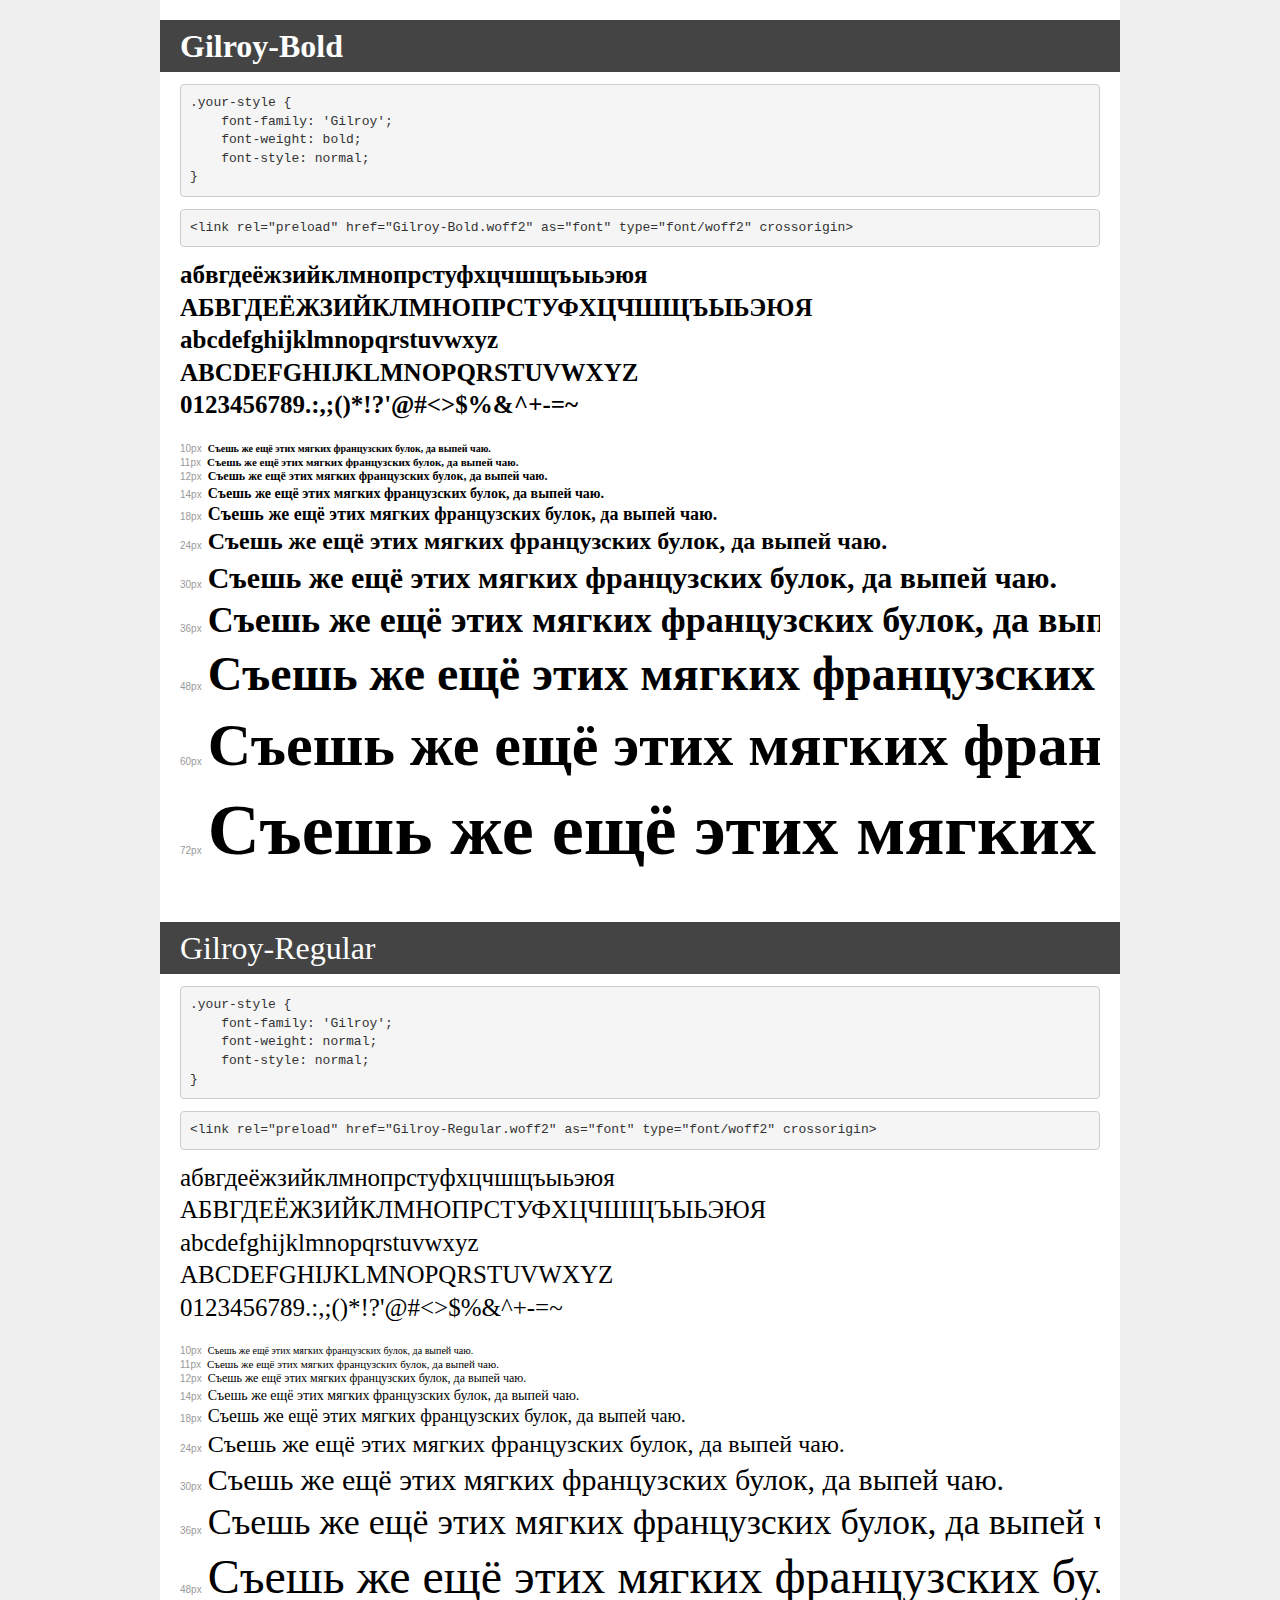
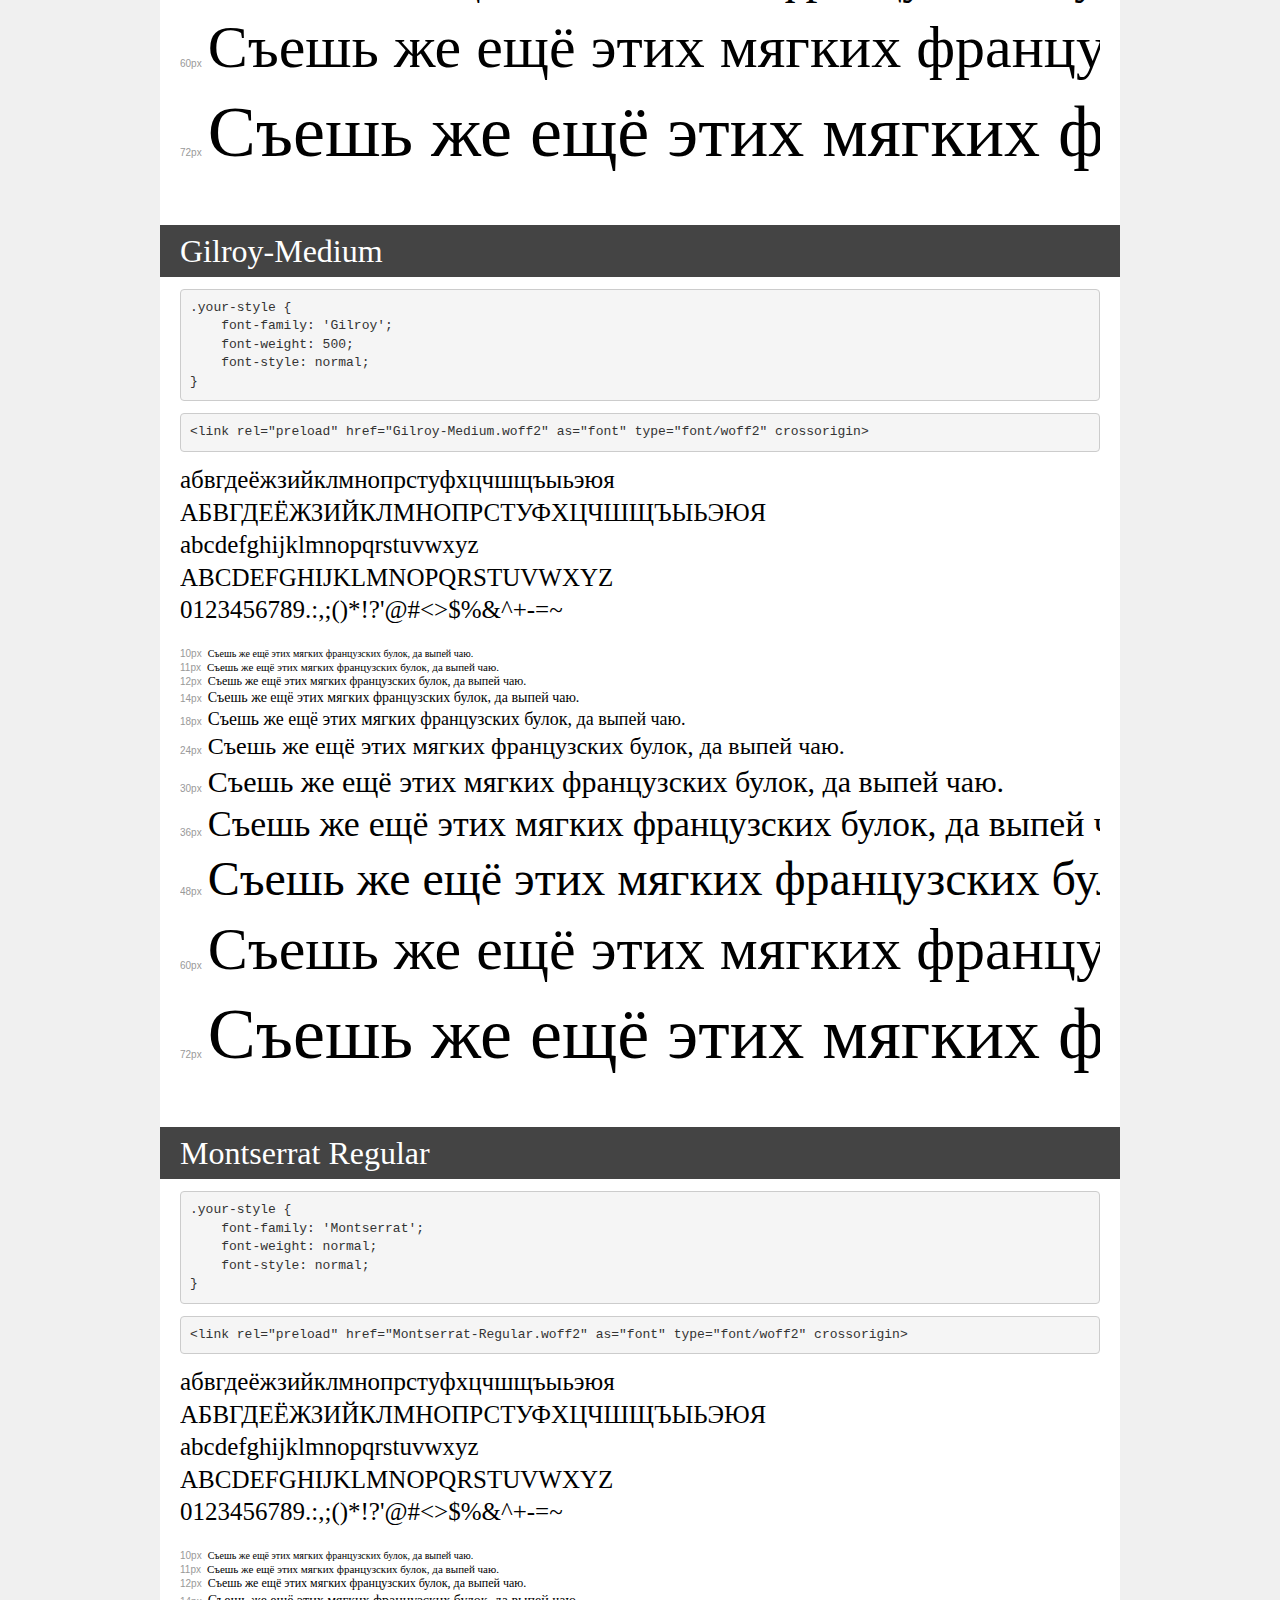
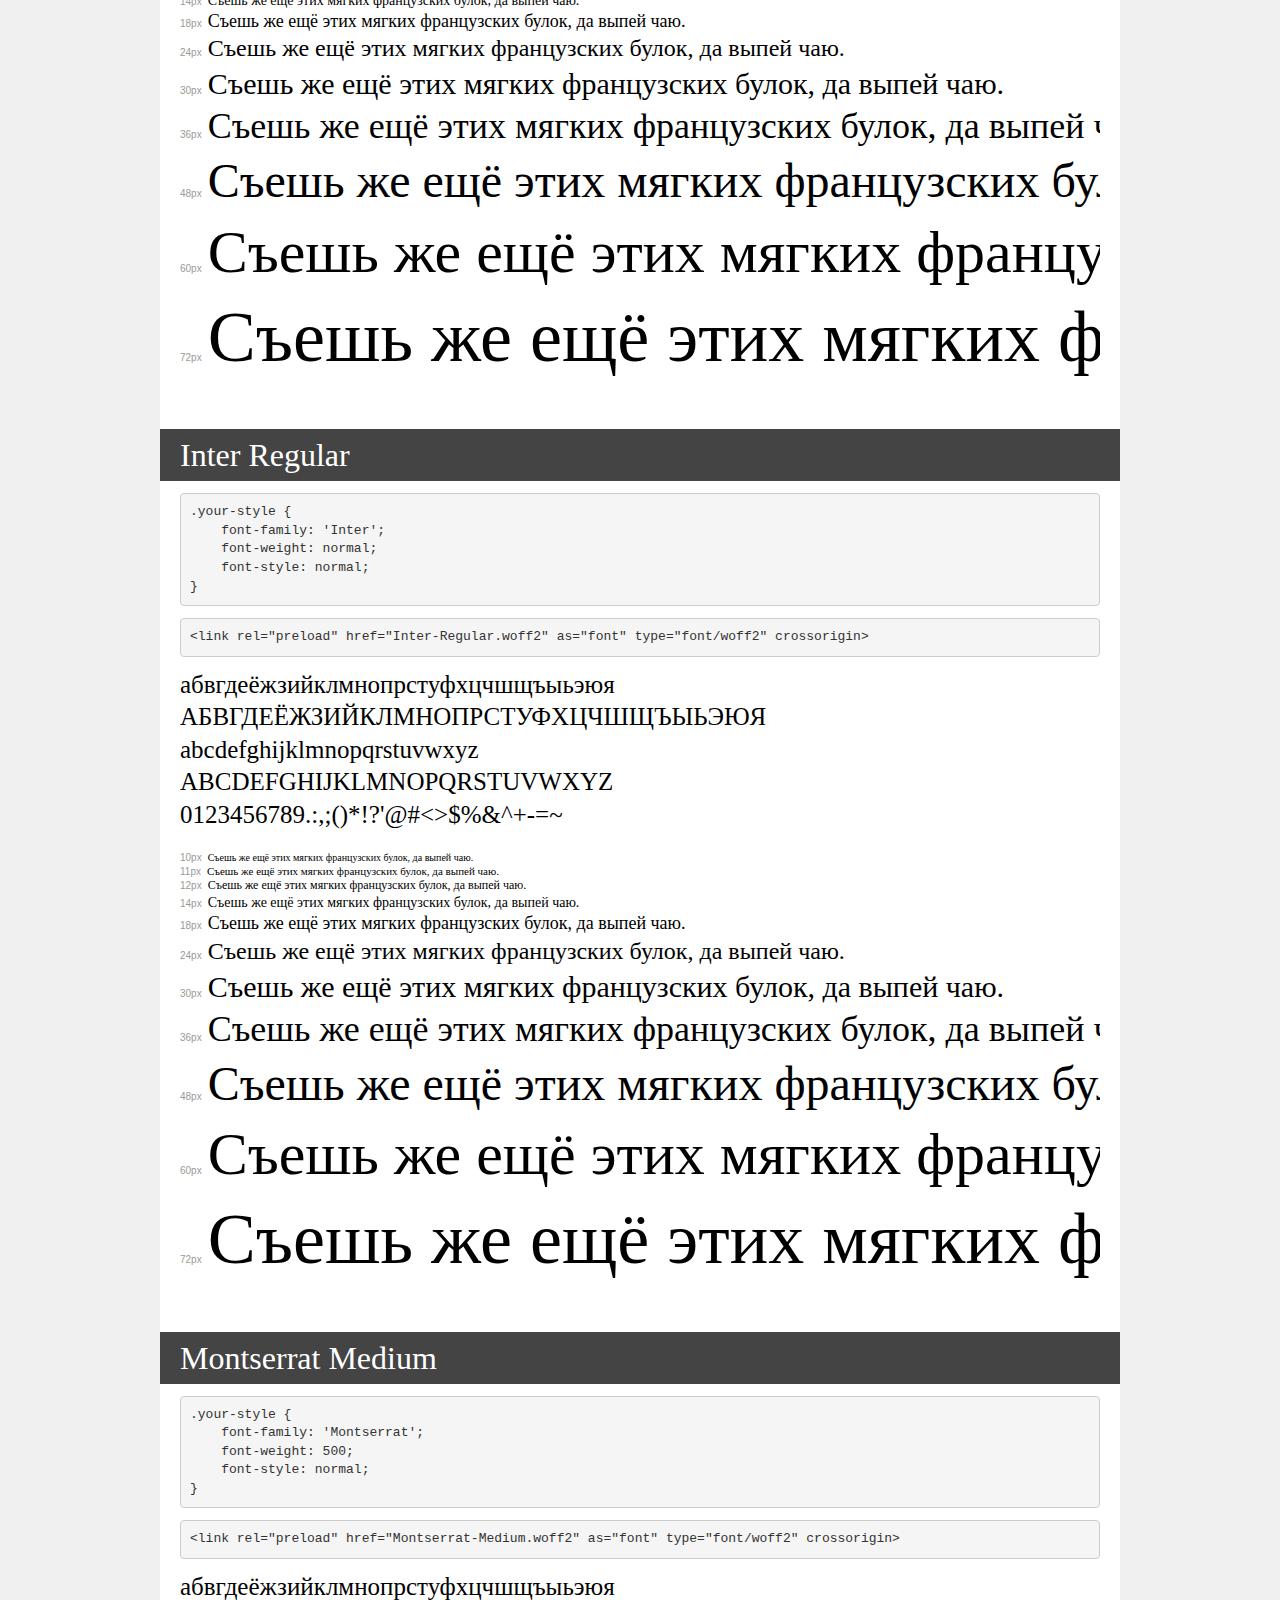
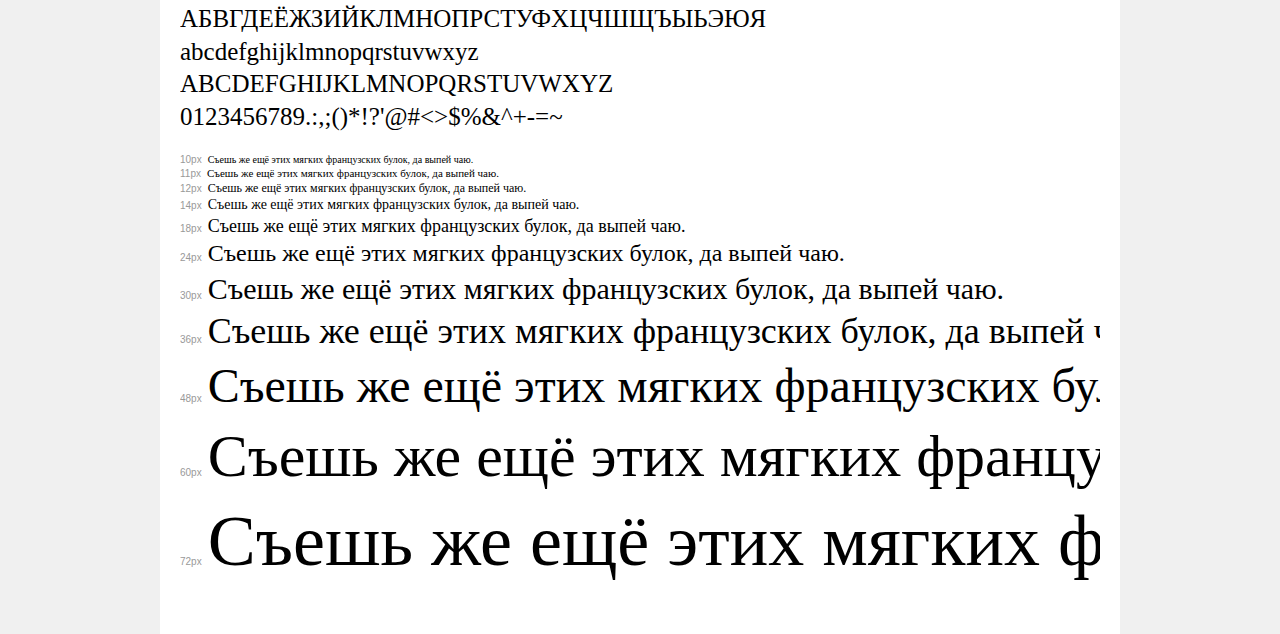
<file: fonts/demo.html>
<!DOCTYPE html>
<html lang="en">
<head>
    <meta charset="utf-8">
    <meta http-equiv="X-UA-Compatible" content="IE=edge">
    <meta name="viewport" content="width=device-width, initial-scale=1">
    <meta name="robots" content="noindex, noarchive">
    <meta name="format-detection" content="telephone=no">
    <title>Transfonter demo</title>
    <link href="stylesheet.css" rel="stylesheet">
    <style>
        /*
        http://meyerweb.com/eric/tools/css/reset/
        v2.0 | 20110126
        License: none (public domain)
        */
        html, body, div, span, applet, object, iframe,
        h1, h2, h3, h4, h5, h6, p, blockquote, pre,
        a, abbr, acronym, address, big, cite, code,
        del, dfn, em, img, ins, kbd, q, s, samp,
        small, strike, strong, sub, sup, tt, var,
        b, u, i, center,
        dl, dt, dd, ol, ul, li,
        fieldset, form, label, legend,
        table, caption, tbody, tfoot, thead, tr, th, td,
        article, aside, canvas, details, embed,
        figure, figcaption, footer, header, hgroup,
        menu, nav, output, ruby, section, summary,
        time, mark, audio, video {
            margin: 0;
            padding: 0;
            border: 0;
            font-size: 100%;
            font: inherit;
            vertical-align: baseline;
        }
        /* HTML5 display-role reset for older browsers */
        article, aside, details, figcaption, figure,
        footer, header, hgroup, menu, nav, section {
            display: block;
        }
        body {
            line-height: 1;
        }
        ol, ul {
            list-style: none;
        }
        blockquote, q {
            quotes: none;
        }
        blockquote:before, blockquote:after,
        q:before, q:after {
            content: '';
            content: none;
        }
        table {
            border-collapse: collapse;
            border-spacing: 0;
        }
        /* demo styles */
        body {
            background: #f0f0f0;
            color: #000;
        }
        .page {
            background: #fff;
            width: 920px;
            margin: 0 auto;
            padding: 20px 20px 0 20px;
            overflow: hidden;
        }
        .font-container {
            overflow-x: auto;
            overflow-y: hidden;
            margin-bottom: 40px;
            line-height: 1.3;
            white-space: nowrap;
            padding-bottom: 5px;
        }
        h1 {
            position: relative;
            background: #444;
            font-size: 32px;
            color: #fff;
            padding: 10px 20px;
            margin: 0 -20px 12px -20px;
        }
        .letters {
            font-size: 25px;
            margin-bottom: 20px;
        }
        .s10:before {
            content: '10px';
        }
        .s11:before {
            content: '11px';
        }
        .s12:before {
            content: '12px';
        }
        .s14:before {
            content: '14px';
        }
        .s18:before {
            content: '18px';
        }
        .s24:before {
            content: '24px';
        }
        .s30:before {
            content: '30px';
        }
        .s36:before {
            content: '36px';
        }
        .s48:before {
            content: '48px';
        }
        .s60:before {
            content: '60px';
        }
        .s72:before {
            content: '72px';
        }
        .s10:before, .s11:before, .s12:before, .s14:before,
        .s18:before, .s24:before, .s30:before, .s36:before,
        .s48:before, .s60:before, .s72:before {
            font-family: Arial, sans-serif;
            font-size: 10px;
            font-weight: normal;
            font-style: normal;
            color: #999;
            padding-right: 6px;
        }
        pre {
            display: block;
            padding: 9px;
            margin: 0 0 12px;
            font-family: Monaco, Menlo, Consolas, "Courier New", monospace;
            font-size: 13px;
            line-height: 1.428571429;
            color: #333;
            font-weight: normal;
            font-style: normal;
            background-color: #f5f5f5;
            border: 1px solid #ccc;
            overflow-x: auto;
            border-radius: 4px;
        }
        /* responsive */
        @media (max-width: 959px) {
            .page {
                width: auto;
                margin: 0;
            }
        }
    </style>
</head>
<body>
<div class="page">
    <div class="demo">
        <h1 style="font-family: 'Gilroy'; font-weight: bold; font-style: normal;">Gilroy-Bold</h1>
        <pre title="Usage">.your-style {
    font-family: 'Gilroy';
    font-weight: bold;
    font-style: normal;
}</pre>
        <pre title="Preload (optional)">
&lt;link rel=&quot;preload&quot; href=&quot;Gilroy-Bold.woff2&quot; as=&quot;font&quot; type=&quot;font/woff2&quot; crossorigin&gt;</pre>
        <div class="font-container" style="font-family: 'Gilroy'; font-weight: bold; font-style: normal;">
            <p class="letters">
                абвгдеёжзийклмнопрстуфхцчшщъыьэюя<br>
АБВГДЕЁЖЗИЙКЛМНОПРСТУФХЦЧШЩЪЫЬЭЮЯ<br>
abcdefghijklmnopqrstuvwxyz<br>
ABCDEFGHIJKLMNOPQRSTUVWXYZ<br>
                0123456789.:,;()*!?'@#&lt;&gt;$%&^+-=~
            </p>
            <p class="s10" style="font-size: 10px;">Съешь же ещё этих мягких французских булок, да выпей чаю.</p>
            <p class="s11" style="font-size: 11px;">Съешь же ещё этих мягких французских булок, да выпей чаю.</p>
            <p class="s12" style="font-size: 12px;">Съешь же ещё этих мягких французских булок, да выпей чаю.</p>
            <p class="s14" style="font-size: 14px;">Съешь же ещё этих мягких французских булок, да выпей чаю.</p>
            <p class="s18" style="font-size: 18px;">Съешь же ещё этих мягких французских булок, да выпей чаю.</p>
            <p class="s24" style="font-size: 24px;">Съешь же ещё этих мягких французских булок, да выпей чаю.</p>
            <p class="s30" style="font-size: 30px;">Съешь же ещё этих мягких французских булок, да выпей чаю.</p>
            <p class="s36" style="font-size: 36px;">Съешь же ещё этих мягких французских булок, да выпей чаю.</p>
            <p class="s48" style="font-size: 48px;">Съешь же ещё этих мягких французских булок, да выпей чаю.</p>
            <p class="s60" style="font-size: 60px;">Съешь же ещё этих мягких французских булок, да выпей чаю.</p>
            <p class="s72" style="font-size: 72px;">Съешь же ещё этих мягких французских булок, да выпей чаю.</p>
        </div>
    </div>

    <div class="demo">
        <h1 style="font-family: 'Gilroy'; font-weight: normal; font-style: normal;">Gilroy-Regular</h1>
        <pre title="Usage">.your-style {
    font-family: 'Gilroy';
    font-weight: normal;
    font-style: normal;
}</pre>
        <pre title="Preload (optional)">
&lt;link rel=&quot;preload&quot; href=&quot;Gilroy-Regular.woff2&quot; as=&quot;font&quot; type=&quot;font/woff2&quot; crossorigin&gt;</pre>
        <div class="font-container" style="font-family: 'Gilroy'; font-weight: normal; font-style: normal;">
            <p class="letters">
                абвгдеёжзийклмнопрстуфхцчшщъыьэюя<br>
АБВГДЕЁЖЗИЙКЛМНОПРСТУФХЦЧШЩЪЫЬЭЮЯ<br>
abcdefghijklmnopqrstuvwxyz<br>
ABCDEFGHIJKLMNOPQRSTUVWXYZ<br>
                0123456789.:,;()*!?'@#&lt;&gt;$%&^+-=~
            </p>
            <p class="s10" style="font-size: 10px;">Съешь же ещё этих мягких французских булок, да выпей чаю.</p>
            <p class="s11" style="font-size: 11px;">Съешь же ещё этих мягких французских булок, да выпей чаю.</p>
            <p class="s12" style="font-size: 12px;">Съешь же ещё этих мягких французских булок, да выпей чаю.</p>
            <p class="s14" style="font-size: 14px;">Съешь же ещё этих мягких французских булок, да выпей чаю.</p>
            <p class="s18" style="font-size: 18px;">Съешь же ещё этих мягких французских булок, да выпей чаю.</p>
            <p class="s24" style="font-size: 24px;">Съешь же ещё этих мягких французских булок, да выпей чаю.</p>
            <p class="s30" style="font-size: 30px;">Съешь же ещё этих мягких французских булок, да выпей чаю.</p>
            <p class="s36" style="font-size: 36px;">Съешь же ещё этих мягких французских булок, да выпей чаю.</p>
            <p class="s48" style="font-size: 48px;">Съешь же ещё этих мягких французских булок, да выпей чаю.</p>
            <p class="s60" style="font-size: 60px;">Съешь же ещё этих мягких французских булок, да выпей чаю.</p>
            <p class="s72" style="font-size: 72px;">Съешь же ещё этих мягких французских булок, да выпей чаю.</p>
        </div>
    </div>

    <div class="demo">
        <h1 style="font-family: 'Gilroy'; font-weight: 500; font-style: normal;">Gilroy-Medium</h1>
        <pre title="Usage">.your-style {
    font-family: 'Gilroy';
    font-weight: 500;
    font-style: normal;
}</pre>
        <pre title="Preload (optional)">
&lt;link rel=&quot;preload&quot; href=&quot;Gilroy-Medium.woff2&quot; as=&quot;font&quot; type=&quot;font/woff2&quot; crossorigin&gt;</pre>
        <div class="font-container" style="font-family: 'Gilroy'; font-weight: 500; font-style: normal;">
            <p class="letters">
                абвгдеёжзийклмнопрстуфхцчшщъыьэюя<br>
АБВГДЕЁЖЗИЙКЛМНОПРСТУФХЦЧШЩЪЫЬЭЮЯ<br>
abcdefghijklmnopqrstuvwxyz<br>
ABCDEFGHIJKLMNOPQRSTUVWXYZ<br>
                0123456789.:,;()*!?'@#&lt;&gt;$%&^+-=~
            </p>
            <p class="s10" style="font-size: 10px;">Съешь же ещё этих мягких французских булок, да выпей чаю.</p>
            <p class="s11" style="font-size: 11px;">Съешь же ещё этих мягких французских булок, да выпей чаю.</p>
            <p class="s12" style="font-size: 12px;">Съешь же ещё этих мягких французских булок, да выпей чаю.</p>
            <p class="s14" style="font-size: 14px;">Съешь же ещё этих мягких французских булок, да выпей чаю.</p>
            <p class="s18" style="font-size: 18px;">Съешь же ещё этих мягких французских булок, да выпей чаю.</p>
            <p class="s24" style="font-size: 24px;">Съешь же ещё этих мягких французских булок, да выпей чаю.</p>
            <p class="s30" style="font-size: 30px;">Съешь же ещё этих мягких французских булок, да выпей чаю.</p>
            <p class="s36" style="font-size: 36px;">Съешь же ещё этих мягких французских булок, да выпей чаю.</p>
            <p class="s48" style="font-size: 48px;">Съешь же ещё этих мягких французских булок, да выпей чаю.</p>
            <p class="s60" style="font-size: 60px;">Съешь же ещё этих мягких французских булок, да выпей чаю.</p>
            <p class="s72" style="font-size: 72px;">Съешь же ещё этих мягких французских булок, да выпей чаю.</p>
        </div>
    </div>

    <div class="demo">
        <h1 style="font-family: 'Montserrat'; font-weight: normal; font-style: normal;">Montserrat Regular</h1>
        <pre title="Usage">.your-style {
    font-family: 'Montserrat';
    font-weight: normal;
    font-style: normal;
}</pre>
        <pre title="Preload (optional)">
&lt;link rel=&quot;preload&quot; href=&quot;Montserrat-Regular.woff2&quot; as=&quot;font&quot; type=&quot;font/woff2&quot; crossorigin&gt;</pre>
        <div class="font-container" style="font-family: 'Montserrat'; font-weight: normal; font-style: normal;">
            <p class="letters">
                абвгдеёжзийклмнопрстуфхцчшщъыьэюя<br>
АБВГДЕЁЖЗИЙКЛМНОПРСТУФХЦЧШЩЪЫЬЭЮЯ<br>
abcdefghijklmnopqrstuvwxyz<br>
ABCDEFGHIJKLMNOPQRSTUVWXYZ<br>
                0123456789.:,;()*!?'@#&lt;&gt;$%&^+-=~
            </p>
            <p class="s10" style="font-size: 10px;">Съешь же ещё этих мягких французских булок, да выпей чаю.</p>
            <p class="s11" style="font-size: 11px;">Съешь же ещё этих мягких французских булок, да выпей чаю.</p>
            <p class="s12" style="font-size: 12px;">Съешь же ещё этих мягких французских булок, да выпей чаю.</p>
            <p class="s14" style="font-size: 14px;">Съешь же ещё этих мягких французских булок, да выпей чаю.</p>
            <p class="s18" style="font-size: 18px;">Съешь же ещё этих мягких французских булок, да выпей чаю.</p>
            <p class="s24" style="font-size: 24px;">Съешь же ещё этих мягких французских булок, да выпей чаю.</p>
            <p class="s30" style="font-size: 30px;">Съешь же ещё этих мягких французских булок, да выпей чаю.</p>
            <p class="s36" style="font-size: 36px;">Съешь же ещё этих мягких французских булок, да выпей чаю.</p>
            <p class="s48" style="font-size: 48px;">Съешь же ещё этих мягких французских булок, да выпей чаю.</p>
            <p class="s60" style="font-size: 60px;">Съешь же ещё этих мягких французских булок, да выпей чаю.</p>
            <p class="s72" style="font-size: 72px;">Съешь же ещё этих мягких французских булок, да выпей чаю.</p>
        </div>
    </div>

    <div class="demo">
        <h1 style="font-family: 'Inter'; font-weight: normal; font-style: normal;">Inter Regular</h1>
        <pre title="Usage">.your-style {
    font-family: 'Inter';
    font-weight: normal;
    font-style: normal;
}</pre>
        <pre title="Preload (optional)">
&lt;link rel=&quot;preload&quot; href=&quot;Inter-Regular.woff2&quot; as=&quot;font&quot; type=&quot;font/woff2&quot; crossorigin&gt;</pre>
        <div class="font-container" style="font-family: 'Inter'; font-weight: normal; font-style: normal;">
            <p class="letters">
                абвгдеёжзийклмнопрстуфхцчшщъыьэюя<br>
АБВГДЕЁЖЗИЙКЛМНОПРСТУФХЦЧШЩЪЫЬЭЮЯ<br>
abcdefghijklmnopqrstuvwxyz<br>
ABCDEFGHIJKLMNOPQRSTUVWXYZ<br>
                0123456789.:,;()*!?'@#&lt;&gt;$%&^+-=~
            </p>
            <p class="s10" style="font-size: 10px;">Съешь же ещё этих мягких французских булок, да выпей чаю.</p>
            <p class="s11" style="font-size: 11px;">Съешь же ещё этих мягких французских булок, да выпей чаю.</p>
            <p class="s12" style="font-size: 12px;">Съешь же ещё этих мягких французских булок, да выпей чаю.</p>
            <p class="s14" style="font-size: 14px;">Съешь же ещё этих мягких французских булок, да выпей чаю.</p>
            <p class="s18" style="font-size: 18px;">Съешь же ещё этих мягких французских булок, да выпей чаю.</p>
            <p class="s24" style="font-size: 24px;">Съешь же ещё этих мягких французских булок, да выпей чаю.</p>
            <p class="s30" style="font-size: 30px;">Съешь же ещё этих мягких французских булок, да выпей чаю.</p>
            <p class="s36" style="font-size: 36px;">Съешь же ещё этих мягких французских булок, да выпей чаю.</p>
            <p class="s48" style="font-size: 48px;">Съешь же ещё этих мягких французских булок, да выпей чаю.</p>
            <p class="s60" style="font-size: 60px;">Съешь же ещё этих мягких французских булок, да выпей чаю.</p>
            <p class="s72" style="font-size: 72px;">Съешь же ещё этих мягких французских булок, да выпей чаю.</p>
        </div>
    </div>

    <div class="demo">
        <h1 style="font-family: 'Montserrat'; font-weight: 500; font-style: normal;">Montserrat Medium</h1>
        <pre title="Usage">.your-style {
    font-family: 'Montserrat';
    font-weight: 500;
    font-style: normal;
}</pre>
        <pre title="Preload (optional)">
&lt;link rel=&quot;preload&quot; href=&quot;Montserrat-Medium.woff2&quot; as=&quot;font&quot; type=&quot;font/woff2&quot; crossorigin&gt;</pre>
        <div class="font-container" style="font-family: 'Montserrat'; font-weight: 500; font-style: normal;">
            <p class="letters">
                абвгдеёжзийклмнопрстуфхцчшщъыьэюя<br>
АБВГДЕЁЖЗИЙКЛМНОПРСТУФХЦЧШЩЪЫЬЭЮЯ<br>
abcdefghijklmnopqrstuvwxyz<br>
ABCDEFGHIJKLMNOPQRSTUVWXYZ<br>
                0123456789.:,;()*!?'@#&lt;&gt;$%&^+-=~
            </p>
            <p class="s10" style="font-size: 10px;">Съешь же ещё этих мягких французских булок, да выпей чаю.</p>
            <p class="s11" style="font-size: 11px;">Съешь же ещё этих мягких французских булок, да выпей чаю.</p>
            <p class="s12" style="font-size: 12px;">Съешь же ещё этих мягких французских булок, да выпей чаю.</p>
            <p class="s14" style="font-size: 14px;">Съешь же ещё этих мягких французских булок, да выпей чаю.</p>
            <p class="s18" style="font-size: 18px;">Съешь же ещё этих мягких французских булок, да выпей чаю.</p>
            <p class="s24" style="font-size: 24px;">Съешь же ещё этих мягких французских булок, да выпей чаю.</p>
            <p class="s30" style="font-size: 30px;">Съешь же ещё этих мягких французских булок, да выпей чаю.</p>
            <p class="s36" style="font-size: 36px;">Съешь же ещё этих мягких французских булок, да выпей чаю.</p>
            <p class="s48" style="font-size: 48px;">Съешь же ещё этих мягких французских булок, да выпей чаю.</p>
            <p class="s60" style="font-size: 60px;">Съешь же ещё этих мягких французских булок, да выпей чаю.</p>
            <p class="s72" style="font-size: 72px;">Съешь же ещё этих мягких французских булок, да выпей чаю.</p>
        </div>
    </div>

</div>
</body>
</html>
</file>
<file: fonts/stylesheet.css>

</file>
<file: css/style.min.css>
@font-face{font-family:'Gilroy';src:local("Gilroy-Bold"),url("../fonts/Gilroy-Bold.woff2") format("woff2"),url("../fonts/Gilroy-Bold.woff") format("woff");font-weight:bold;font-style:normal;font-display:swap}@font-face{font-family:'Gilroy';src:local("Gilroy-Regular"),url("../fonts/Gilroy-Regular.woff2") format("woff2"),url("../fonts/Gilroy-Regular.woff") format("woff");font-weight:normal;font-style:normal;font-display:swap}@font-face{font-family:'Gilroy';src:local("Gilroy-Medium"),url("../fonts/Gilroy-Medium.woff2") format("woff2"),url("../fonts/Gilroy-Medium.woff") format("woff");font-weight:500;font-style:normal;font-display:swap}@font-face{font-family:'Montserrat';src:local("Montserrat Regular"),local("Montserrat-Regular"),url("../fonts/Montserrat-Regular.woff2") format("woff2"),url("../fonts/Montserrat-Regular.woff") format("woff");font-weight:normal;font-style:normal;font-display:swap}@font-face{font-family:'Inter';src:local("Inter Regular"),local("Inter-Regular"),url("../fonts/Inter-Regular.woff2") format("woff2"),url("../fonts/Inter-Regular.woff") format("woff");font-weight:normal;font-style:normal;font-display:swap}@font-face{font-family:'Montserrat';src:local("Montserrat Medium"),local("Montserrat-Medium"),url("../fonts/Montserrat-Medium.woff2") format("woff2"),url("../fonts/Montserrat-Medium.woff") format("woff");font-weight:500;font-style:normal;font-display:swap}.list{list-style:none;margin:0;padding:0}.list_theme_contacts{font-family:'Montserrat';color:#fff;font-size:16px;line-height:21px;font-weight:400}.text{margin:0;font-family:"Gilroy";font-size:16px;line-height:21px;font-weight:400;color:#000}.text_size_s{font-size:18px;line-height:23px}.text_size_m{font-size:22px;line-height:29px}.text_type_subtitle{color:#616060}.title{font-family:"Gilroy";margin:0;font-weight:700;font-size:50px;line-height:65px;text-transform:uppercase;color:#1B2238}.title_pos_center{text-align:center}.title_size_s{font-size:25px;line-height:32px}.title_size_m{font-size:30px;line-height:35px}.title_size_l{font-size:50px;line-height:60px}.title_size_xl{font-size:55px;line-height:71px}.title_theme_main{color:#FDFDFD}.title_theme_call{color:#fff}.title_type_middle{font-weight:500;text-transform:none}.title_theme_questions{color:#12748A}.title_type_emphasis{color:#F85656}.title_type_less{color:#fff;font-weight:400;text-transform:none}.button{border:none;background:inherit;color:#fff;font-family:"Gilroy";font-style:normal;font-weight:500;font-size:16px;line-height:19px;padding:0;cursor:pointer}.button_theme_attractive{border:1px solid #F85656;-webkit-box-sizing:border-box;box-sizing:border-box;-webkit-transition:border 0.4s;transition:border 0.4s}.button_theme_attractive:hover{border:1px solid #fff}.button_theme_common{border:1px solid #fff;-webkit-box-sizing:border-box;box-sizing:border-box;-webkit-transition:border 0.4s;transition:border 0.4s}.button_theme_common:hover{border:1px solid #F85656}.button_location_menu{padding:10px;min-height:56px;min-width:219px;background:#F85656}.button_location_offer{background:#fff;color:#242B40;padding:10px;min-width:219px;min-height:56px;text-transform:uppercase}.button_location_form{font-weight:700;font-size:18px;line-height:23px;padding:16px;background:#fff;-webkit-box-sizing:border-box;box-sizing:border-box;border:1px solid #fff;color:#006A81}.button_location_footer{font-family:'Montserrat';line-height:20px;color:#12748A;background:#fff;text-transform:uppercase;padding:10px;min-width:100%;min-height:55px}.button_theme_action{background:initial;width:100%;height:100%;position:absolute}.input{-webkit-box-sizing:border-box;box-sizing:border-box;border:none;border-radius:0;font-family:"Gilroy";font-size:16px;line-height:21px}.input:focus{outline:none}.input_theme_call-disinfector{padding:17px 20px 17px 20px}.input_theme_call-disinfector::-webkit-input-placeholder{color:#8C8C8C}.input_theme_call-disinfector:-ms-input-placeholder{color:#8C8C8C}.input_theme_call-disinfector::-ms-input-placeholder{color:#8C8C8C}.input_theme_call-disinfector::placeholder{color:#8C8C8C}.link{font-family:"Gilroy";font-weight:500;text-decoration:none;color:#000}.link_theme_place{color:#fff;text-transform:uppercase}.link_theme_category{font-family:'Montserrat';font-size:16px;line-height:19px;color:#FBFBFB;font-weight:400}.page{margin:0;font-family:"Gilroy", sans-serif}.page__header{min-height:800px;background:url("../img/ground_1.png") top center no-repeat,#006A81;overflow:hidden;padding:0 15px;-webkit-box-sizing:border-box;box-sizing:border-box}.page__inner{max-width:1469px;margin:0 auto}.header__menu{padding:16px 0 0 0}.header__offer{margin:150px 0 0 0}.menu{display:-webkit-box;display:-ms-flexbox;display:flex;-webkit-box-align:center;-ms-flex-align:center;align-items:center;-webkit-box-pack:justify;-ms-flex-pack:justify;justify-content:space-between}.logo__img{height:77px;width:100%;display:block}.navbar__list{list-style:none;padding:0;margin:0;display:-webkit-box;display:-ms-flexbox;display:flex;-ms-flex-wrap:wrap;flex-wrap:wrap}.navbar__item{margin:0 50px 0 0}.navbar__item:last-child{margin:0 0 0 0}.navbar__link{font-family:"Inter", sans-serif;font-size:16px;line-height:19px;font-weight:400;text-transform:uppercase;color:#FBFBFB;text-decoration:none}.feedback{display:-webkit-box;display:-ms-flexbox;display:flex;-webkit-box-align:center;-ms-flex-align:center;align-items:center;min-width:466px;-webkit-box-pack:justify;-ms-flex-pack:justify;justify-content:space-between}.telephone__link{font-family:"Inter";font-size:16px;line-height:19px;color:#fff;text-decoration:none;position:relative;padding:0 0 0 24px}.telephone__link::before{content:"";height:15px;width:15px;background:url("../img/phone.svg");position:absolute;left:0;top:50%;-webkit-transform:translateY(-50%);transform:translateY(-50%)}.offer{position:relative}.offer__img{position:absolute;top:-165px;left:731px;-webkit-transform:translate(0, 0);transform:translate(0, 0);max-width:790px}.offer__list{margin:30px 0 0 0}.offer__button{margin:45px 0 0 0}.benefits{list-style:none;padding:0;margin:0}.benefits__item{display:-webkit-box;display:-ms-flexbox;display:flex;-webkit-box-align:center;-ms-flex-align:center;align-items:center;margin:0 0 20px 0}.benefits__img{margin:0 15px 0 0;width:35px;height:100%}.benefits__text{font-family:"Gilroy";font-size:25px;line-height:32px;color:#EFEFEF;padding:3px 0 0 0}.main__inner{max-width:1469px;margin:0 auto;padding:0 15px;-webkit-box-sizing:border-box;box-sizing:border-box}.main__topical{margin:100px 0 0 0}.main__types-disinfection{margin:100px 0 0 0}.main__choose-us{background:#F7F8FD;margin:65px 0 0 0;padding:100px 0 100px 0}.main__call-disinfector{background:#006A81;margin:68px 0 0 0;position:relative}.main__call-disinfector::before{content:"";background:url("../img/ground_2.jpg") center top no-repeat;opacity:0.2;position:absolute;top:0;left:0;right:0;bottom:0}.main__where-spend{margin:100px 0 0 0}.main__certificates{margin:100px 0 0 0}.main__reviews{margin:100px 0 0 0}.main__company{margin:90px 0 0 0}.main__answers{margin:90px 0 0 0;padding:100px 0 0 0;background:#F7F8FD}.topical__content{margin:34px 0 0 0}.actual-topical{display:-webkit-box;display:-ms-flexbox;display:flex;-webkit-box-pack:justify;-ms-flex-pack:justify;justify-content:space-between;margin:0 -10px 0 -10px}.actual-topical__box{-ms-flex-preferred-size:50%;flex-basis:50%;position:relative;padding:0 10px 0 10px}.actual-topical__box:first-child>.actual-topical__description{padding:25px 40px 25px 40px}.actual-topical__img{max-width:100%;display:block}.actual-topical__description{padding:18px 40px 18px 40px;background:#12748A;position:absolute;left:10px;right:10px;bottom:0}.types-disinfection__content{margin:34px 0 0 0}.disinfection__list{margin:0;padding:0;list-style:none;display:-webkit-box;display:-ms-flexbox;display:flex}.disinfection__item{max-width:23.95%;margin:0 20px 0 0;-webkit-box-flex:0;-ms-flex:0 1 auto;flex:0 1 auto}.disinfection__item:nth-child(4n){margin:0}.disinfection__img{max-width:100%;display:block}.disinfection__title{margin:20px 0 0 0}.choose-us{display:-webkit-box;display:-ms-flexbox;display:flex}.choose-us__title{-webkit-box-flex:0;-ms-flex:0 1 37.595%;flex:0 1 37.595%}.choose-us__benefits{-webkit-box-flex:0;-ms-flex:0 1 62.405%;flex:0 1 62.405%}.benefits-company{display:-webkit-box;display:-ms-flexbox;display:flex;-webkit-box-orient:horizontal;-webkit-box-direction:normal;-ms-flex-direction:row;flex-direction:row;-ms-flex-wrap:wrap;flex-wrap:wrap}.benefits-company__item{-webkit-box-flex:0;-ms-flex:0 1 100%;flex:0 1 100%;max-width:345px;margin:0 21px 25px 0}.benefits-company__item:nth-child(2n){margin-right:0}.benefits-company__item:nth-last-child(3) ~ .benefits-company__item{margin-bottom:0}.benefits-company__img{display:block;margin:0 0 12px 0;width:40px;height:40px;-o-object-fit:contain;object-fit:contain}.benefits-company__title{color:#000}.benefits-company__text{margin:12px 0 0 0}.call-disinfector{display:-webkit-box;display:-ms-flexbox;display:flex;position:relative;min-height:517px;-webkit-box-pack:center;-ms-flex-pack:center;justify-content:center;-webkit-box-align:center;-ms-flex-align:center;align-items:center}.call-disinfector__img{position:absolute;bottom:0;left:0}.call-disinfector__form{-webkit-transform:translateX(50%);transform:translateX(50%);margin-top:10px}.form-disinfector{display:-webkit-box;display:-ms-flexbox;display:flex;-webkit-box-orient:vertical;-webkit-box-direction:normal;-ms-flex-direction:column;flex-direction:column;max-width:412px}.form-disinfector__title{line-height:39px;margin:0 0 25px 0}.form-disinfector__input{margin:0 0 10px 0}.where-spend__title{margin:0 0 20px 0}.where-spend__subtitle{text-align:center;margin:0 0 35px 0}.places-cards{display:-ms-grid;display:grid;-ms-grid-columns:(1fr)[8];grid-template-columns:repeat(8, 1fr);-ms-grid-rows:(310px)[4];grid-template-rows:repeat(4, 310px);-webkit-column-gap:20px;column-gap:20px;row-gap:20px}.place-card{position:relative}.place-card:nth-child(6n+1){grid-column:span 3}.place-card:nth-child(6n+2){grid-column:span 2}.place-card:nth-child(6n+3){grid-column:span 3}.place-card:nth-child(6n+4){grid-column:span 4}.place-card:nth-child(6n+5){grid-column:span 2}.place-card:nth-child(6n+6){grid-column:span 2}.place-card__img{width:100%;height:100%;-o-object-fit:cover;object-fit:cover;-o-object-position:center center;object-position:center center;display:block}.place-card__link{position:absolute;left:0;right:0;top:50%;-webkit-transform:translateY(-50%);transform:translateY(-50%);text-align:center}.place-card__text{padding:15px 19px 16px 19px;background:rgba(21,119,141,0.9);-webkit-box-sizing:border-box;box-sizing:border-box;max-width:90%;display:inline-block}.certificates__inner{display:-webkit-box;display:-ms-flexbox;display:flex;-webkit-box-align:center;-ms-flex-align:center;align-items:center;margin:35px 0 0 0}.certificates__info{-ms-flex-preferred-size:37.5%;flex-basis:37.5%}.certificates__slider{-ms-flex-preferred-size:62.5%;flex-basis:62.5%;min-width:0;position:relative;margin:0 0 0 27px;-webkit-user-select:none;-moz-user-select:none;-ms-user-select:none;user-select:none}.info-certificates{background:#F7F8FD;padding:72px 38px 65px 38px;-webkit-box-sizing:border-box;box-sizing:border-box}.info-certificates__title{color:#000;padding:0 0 0 55px;position:relative;display:inline-block}.info-certificates__title::before{content:"";width:35px;height:35px;background:url("../img/icon_guarantee.svg") no-repeat;position:absolute;left:0;top:50%;-webkit-transform:translateY(-50%);transform:translateY(-50%)}.info-certificates__text{margin:17px 0 0 0}.slider-certificates__slide{height:367px}.slider-certificates__img{display:block;width:100%;height:100%;-o-object-fit:cover;object-fit:cover;-o-object-position:center center;object-position:center center}.slider-navigation{position:absolute;z-index:2;top:-44px;right:8px;-webkit-transform:translateY(-100%);transform:translateY(-100%);display:-webkit-box;display:-ms-flexbox;display:flex;-webkit-box-align:center;-ms-flex-align:center;align-items:center}.slider-navigation__pagination{margin:0 20px 0 0}.slider-navigation__text{font-family:"Montserrat";font-size:24px;line-height:29px;font-weight:500}.slider-navigation__current{color:#F85656}.slider-navigation__button{cursor:pointer}.slider-navigation__button_prev{margin:0 10px 0 0}.slider-navigation__button-img{display:block}.slider-button{width:45px;height:30px;cursor:pointer}.slider-button_next{background:url("../img/button-next.svg") center center/contain no-repeat}.slider-button_prev{background:url("../img/button-next.svg") center center/contain no-repeat;-webkit-transform:rotate(180deg);transform:rotate(180deg)}.pagination-text{font-family:"Montserrat";font-size:24px;line-height:29px;font-weight:500;color:#404040}.pagination__current{color:#F85656}.reviews__slider{margin:35px 0 50px 0}.slider-reviews__slide{height:auto;display:-webkit-box;display:-ms-flexbox;display:flex;-webkit-box-orient:vertical;-webkit-box-direction:normal;-ms-flex-direction:column;flex-direction:column}.slider-reviews__video{background:#000;display:-webkit-box;display:-ms-flexbox;display:flex;position:relative;-webkit-box-flex:1;-ms-flex-positive:1;flex-grow:1}.slider-reviews__title{color:#000;margin:25px 0 0 0}.slider-reviews__pagination-wrapper{display:-webkit-box;display:-ms-flexbox;display:flex;max-width:344px;margin:45px auto 0 auto}.slider-reviews__pagination{width:auto;-webkit-box-flex:1;-ms-flex-positive:1;flex-grow:1;text-align:center}.slider-reviews__action-button{position:absolute;top:50%;left:50%;-webkit-transform:translate(-50%, -50%);transform:translate(-50%, -50%)}.slider-video{max-width:100%}.slider-company__slide{text-align:center}.slider-company__img{max-width:100%}.answers{min-height:570px;background:url("../img/image_3.png") bottom left no-repeat;padding:0 0 100px 0}.answers__faq{margin:35px 0 0 0;text-align:right}.faq{display:inline-block;width:63%;text-align:left}.faq__item{border-top:2px solid #c4c4c4}.faq__item:last-child{border-bottom:2px solid #c4c4c4}.faq__link_active .faq__title::after{background:url("../img/minus.svg") center center no-repeat}.faq__title{padding:20px 46px 20px 0;position:relative}.faq__title::after{content:"";width:26px;height:26px;background:url("../img/plus.svg") no-repeat;position:absolute;right:2px;top:0;bottom:0;margin:auto 0;-webkit-transition:all 0.3s ease 0s;transition:all 0.3s ease 0s}.faq__text{margin:0 0 20px 0;display:none}.footer{font-family:'Montserrat';background:#006A81}.footer__inner{max-width:1469px;margin:0 auto;padding:72px 15px 72px 15px}.footer__info{display:-webkit-box;display:-ms-flexbox;display:flex}.footer__head{-ms-flex-preferred-size:16.053%;flex-basis:16.053%}.footer__content{-ms-flex-preferred-size:83.947%;flex-basis:83.947%}.footer__navigate{display:-webkit-box;display:-ms-flexbox;display:flex;-webkit-box-pack:justify;-ms-flex-pack:justify;justify-content:space-between}.footer__small-info{margin:58px 0 0 0}.footer-head__logo{display:inline-block}.footer-head__social{margin:53px 0 0 0}.social{display:-webkit-box;display:-ms-flexbox;display:flex}.link-social{width:30px;height:30px;border-radius:5px;background:#FEFEFE;display:inline-block;position:relative;margin:0 10px 0 0}.link-social:last-child{margin:0}.link-social__img{height:17px;display:inline-block;position:absolute;top:0;bottom:0;left:0;right:0;margin:auto}.link-social__img path{fill:#006A81}.category-footer__item{margin:0 0 10px 0}.category-footer__item:last-child{margin:0}.navbar_footer .navbar__list{-ms-flex-wrap:nowrap;flex-wrap:nowrap;-webkit-box-orient:vertical;-webkit-box-direction:normal;-ms-flex-direction:column;flex-direction:column}.navbar_footer .navbar__item{margin:0 0 20px 0}.navbar_footer .navbar__item:last-child{margin:0}.contacts-footer__list{margin:26px 0 0 0}.contacts-footer__item{margin:0 0 10px 0}.contacts-footer__item:last-child{margin:0}.info-small{color:#fff}.info-small__copyright{display:inline-block}.info-small__confidentiality{display:inline-block;color:#fff;text-decoration:none;float:right}
/*# sourceMappingURL=style.min.css.map */
</file>
